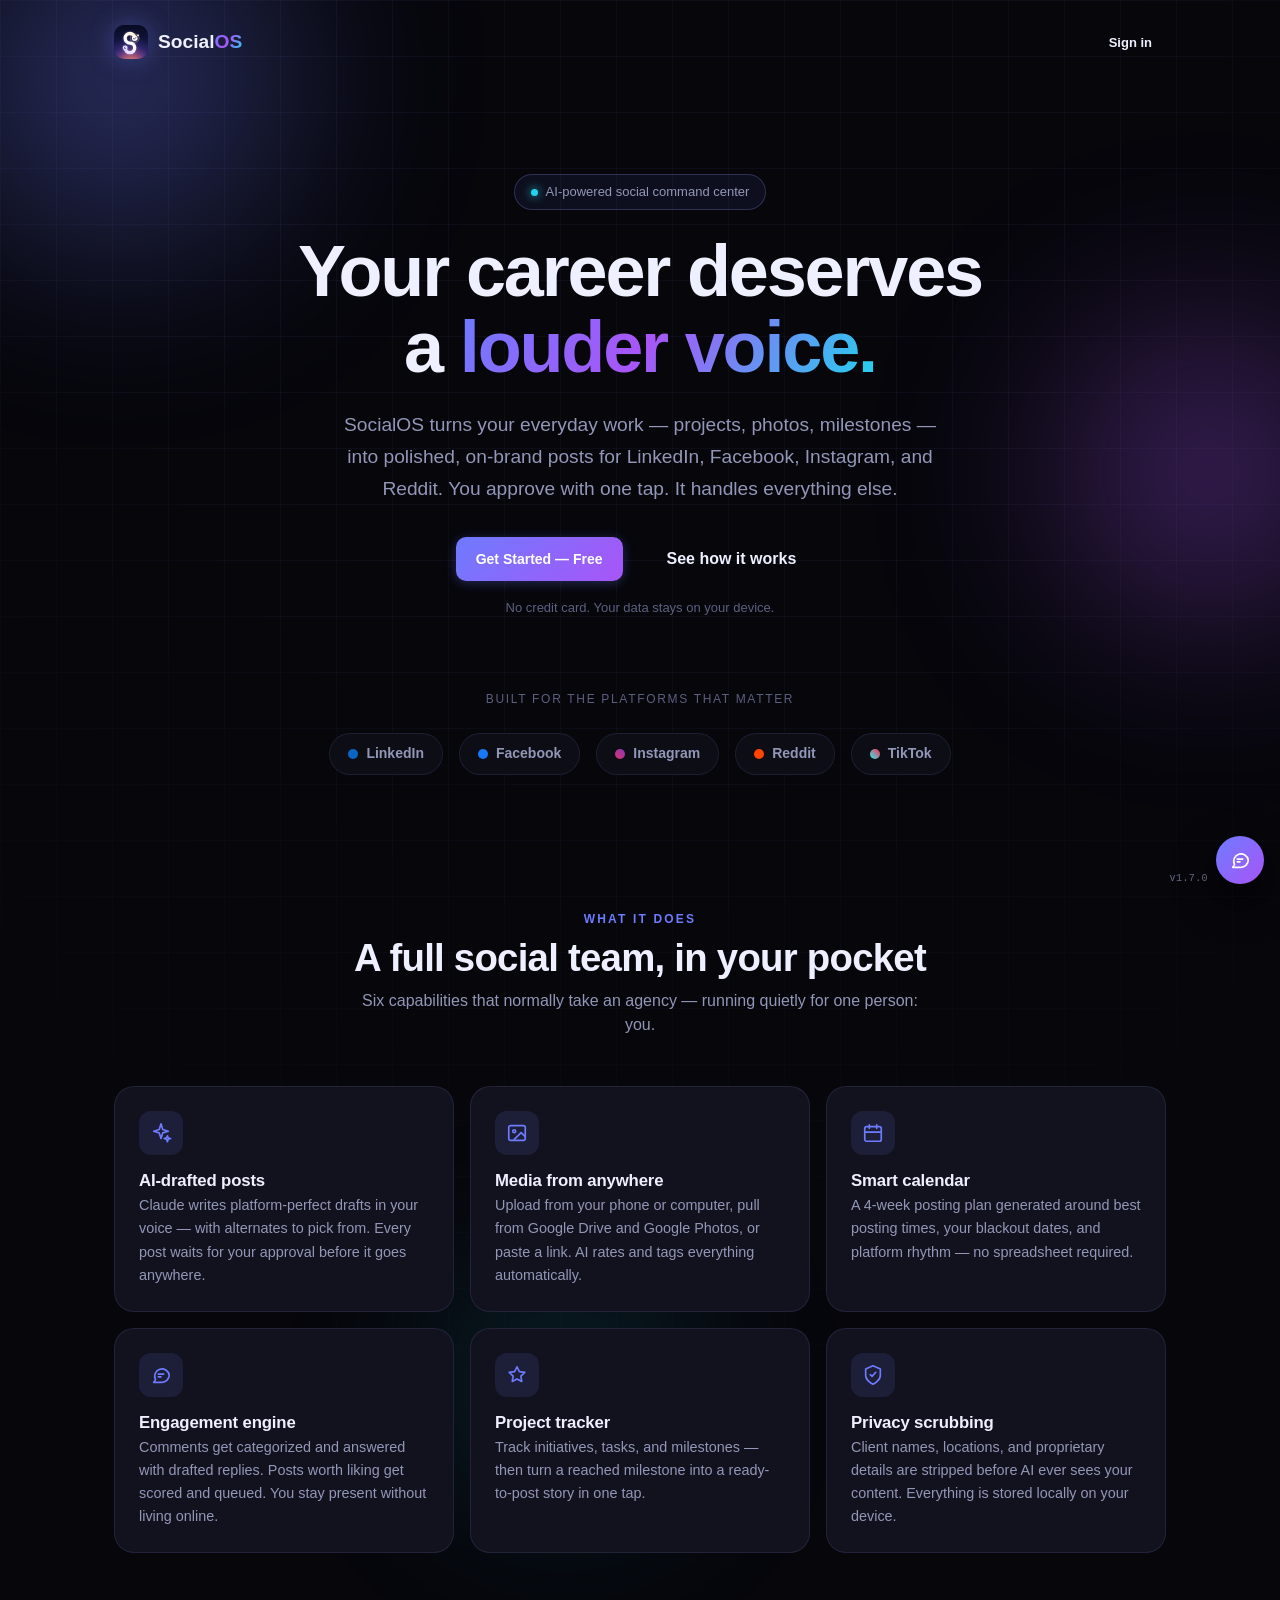
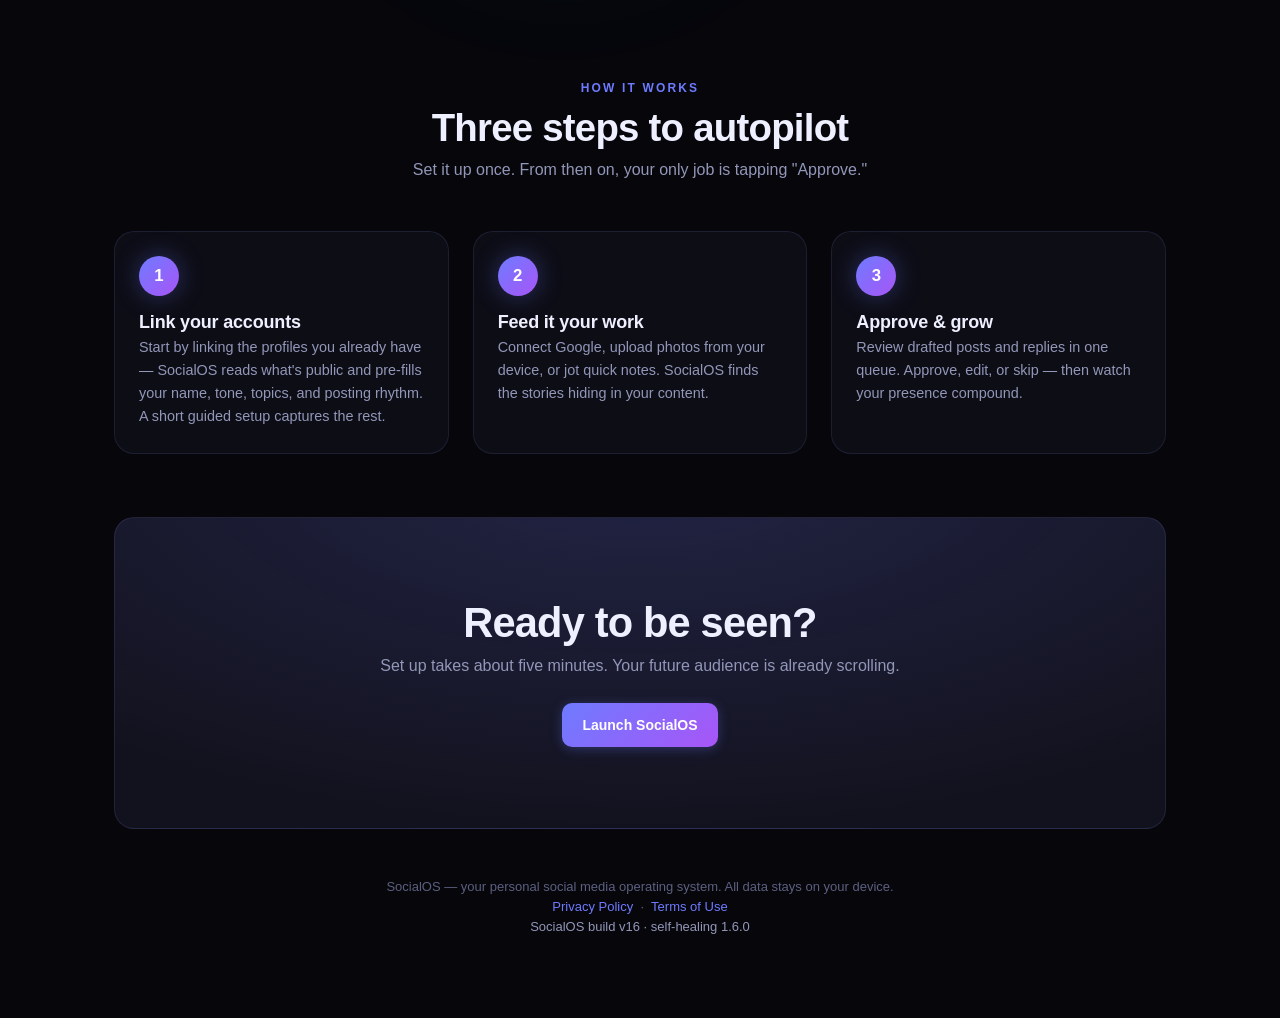
<file: index.html>
<!DOCTYPE html>
<html lang="en">
<head>
  <meta charset="UTF-8">
  <meta name="viewport" content="width=device-width, initial-scale=1.0, viewport-fit=cover">
  <meta name="theme-color" content="#06060B">
  <meta name="description" content="SocialOS — AI-powered personal social media manager">
  <meta name="apple-mobile-web-app-capable" content="yes">
  <meta name="apple-mobile-web-app-title" content="SocialOS">
  <meta name="apple-mobile-web-app-status-bar-style" content="black-translucent">

  <!-- Social share (link previews — Slack / iMessage / X / Facebook). Absolute
       URLs so crawlers resolve the image from the canonical origin. -->
  <meta property="og:type" content="website">
  <meta property="og:site_name" content="SocialOS">
  <meta property="og:title" content="SocialOS">
  <meta property="og:description" content="AI-powered personal social media manager">
  <meta property="og:url" content="https://socialos.fyi/">
  <meta property="og:image" content="https://socialos.fyi/icons/og-image.png?v=3">
  <meta property="og:image:width" content="1200">
  <meta property="og:image:height" content="630">
  <meta name="twitter:card" content="summary_large_image">
  <meta name="twitter:title" content="SocialOS">
  <meta name="twitter:description" content="AI-powered personal social media manager">
  <meta name="twitter:image" content="https://socialos.fyi/icons/og-image.png?v=3">

  <!-- CSP: no third-party scripts (Section 9 security rule) -->
  <!-- style-src needs 'unsafe-inline': UI templates set platform colors and
       progress widths via style attributes. Scripts stay locked to 'self'.
       No api.anthropic.com — all Claude calls MUST go through the Supabase
       Edge Function proxy (*.supabase.co), never directly.
       No www.linkedin.com/api.linkedin.com/www.reddit.com/oauth.reddit.com/
       www.tiktok.com/open.tiktokapis.com either (Phase 5, js/linkedin.js +
       js/reddit.js + js/tiktok.js) — deliberately absent.
       None of those endpoints set CORS headers for browser callers anyway
       (see docs/ROADMAP.md §2), so every LinkedIn/Reddit/TikTok call is
       relayed through one shared Supabase Edge Function (*.supabase.co,
       already allowed below); this CSP is what makes it impossible for a
       bug to accidentally call any of those platforms directly instead.
       The OAuth *authorize* redirect is a top-level navigation
       (window.location.href), not a fetch, so it isn't governed by
       connect-src at all — same for Google's accounts.google.com page.
       No oauth2.googleapis.com either: Google token exchange/refresh/revoke
       all happen server-side in the google-oauth Edge Function
       (*.supabase.co), so the client secret never exists in the browser and
       this CSP makes a direct token call impossible by construction. -->
  <meta http-equiv="Content-Security-Policy"
        content="default-src 'self';
                 script-src 'self';
                 style-src 'self' 'unsafe-inline' https://fonts.googleapis.com;
                 font-src https://fonts.gstatic.com;
                 connect-src 'self' https://*.supabase.co https://www.googleapis.com https://photospicker.googleapis.com https://*.googleusercontent.com;
                 img-src 'self' data: blob: https:;">

  <title>SocialOS</title>

  <!-- PWA. The apple-touch-icon comes FIRST and exactly once, sized: iOS
       Safari reads it when the user taps "Add to Home Screen". An iPhone was
       showing the generic Safari tile for SocialOS before v3 even though this
       link served 200 image/png — the cause is NOT confirmed (an iOS-side
       cache of an earlier failure, private browsing and a transient fetch
       failure all fit); this head order, the cache-bust and the root
       fallbacks /apple-touch-icon-precomposed.png + /apple-touch-icon.png
       (the paths iOS probes when no link is declared — written by
       icons/_src/build-icons.py) are hardening, and the acceptance test is
       re-adding the app on the phone. Hrefs stay RELATIVE: the public mirror
       serves the app under /socialos-app/, where a root-relative href would
       404 (the root fallbacks only serve the socialos.fyi origin).
       ?v=3 busts the per-URL icon caches (iOS Safari keeps a stale
       apple-touch-icon even across remove/re-add of the home-screen app) —
       bump it (and sw.js SHELL_ASSETS + CACHE_NAME) whenever the art changes. -->
  <link rel="apple-touch-icon" sizes="180x180" href="icons/apple-touch-icon.png?v=3">
  <link rel="icon" type="image/png" sizes="32x32" href="icons/favicon-32.png?v=3">
  <link rel="icon" type="image/png" sizes="48x48" href="icons/favicon-48.png?v=3">
  <link rel="icon" type="image/png" sizes="192x192" href="icons/icon-192.png?v=3">
  <link rel="manifest" href="manifest.json">

  <!-- Fonts (Section 6 typography) -->
  <link rel="preconnect" href="https://fonts.googleapis.com">
  <link rel="preconnect" href="https://fonts.gstatic.com" crossorigin>
  <link rel="stylesheet" href="https://fonts.googleapis.com/css2?family=Space+Grotesk:wght@400;500;600;700&family=Inter:wght@400;500;600;700&family=JetBrains+Mono:wght@400;500;600&family=IBM+Plex+Mono:wght@400;500;600&family=IBM+Plex+Sans:wght@400;500;600&family=IBM+Plex+Sans+Condensed:wght@600;700&display=swap">

  <!-- Styles -->
  <link rel="stylesheet" href="css/app.css">
</head>
<body>

  <div id="app">

    <!-- ═══ Landing Screen (signed-out / pre-onboarding) ═══ -->
    <div id="screen-landing" class="screen screen-full active">
      <div id="landing-content"></div>
    </div>

    <!-- ═══ Onboarding Screen ═══ -->
    <div id="screen-onboarding" class="screen">
      <div id="onboarding-content"></div>
    </div>

    <!-- ═══ Dashboard Screen ═══ -->
    <div id="screen-dashboard" class="screen">
      <div id="dashboard-content"></div>
    </div>

    <!-- ═══ Compose Screen (Quick Post) ═══ -->
    <div id="screen-compose" class="screen">
      <div id="compose-content"></div>
    </div>

    <!-- ═══ Approvals Screen ═══ -->
    <div id="screen-approvals" class="screen">
      <!-- Inbox = Approvals + the agent Queue behind one tab. Static per
           screen (each copy marks its own half current), navigates via go-*. -->
      <div class="inbox-switch" role="group" aria-label="Inbox">
        <button class="inbox-switch-btn is-active" aria-current="true" data-action="go-approvals">Your posts <span class="inbox-switch-count" data-inbox-count="posts" hidden></span></button>
        <button class="inbox-switch-btn" data-action="go-queue">SAFO <span class="inbox-switch-count" data-inbox-count="agents" hidden></span></button>
      </div>
      <div id="approvals-content"></div>
    </div>

    <!-- ═══ SAFO — Social Agent for the Front Office (the queue screen: agent drafts awaiting review) ═══ -->
    <div id="screen-queue" class="screen">
      <!-- Inbox = Approvals + the agent Queue behind one tab. Static per
           screen (each copy marks its own half current), navigates via go-*. -->
      <div class="inbox-switch" role="group" aria-label="Inbox">
        <button class="inbox-switch-btn" data-action="go-approvals">Your posts <span class="inbox-switch-count" data-inbox-count="posts" hidden></span></button>
        <button class="inbox-switch-btn is-active" aria-current="true" data-action="go-queue">SAFO <span class="inbox-switch-count" data-inbox-count="agents" hidden></span></button>
      </div>
      <div id="queue-content"></div>
    </div>

    <!-- ═══ My Learning Screen (the learning sprint, read from the learning repo; ticks commit there) ═══ -->
    <div id="screen-learning" class="screen">
      <div class="screen-back-row"><button class="screen-back" data-action="go-dashboard" aria-label="Back to Home"><svg viewBox="0 0 24 24" fill="none" stroke="currentColor" stroke-width="2" stroke-linecap="round" stroke-linejoin="round" aria-hidden="true"><path d="m15 18-6-6 6-6"/></svg>Home</button></div>
      <div id="learning-content"></div>
    </div>

    <!-- ═══ Work Orders Screen (Scot's cross-project task list, read from alys) ═══ -->
    <div id="screen-workorders" class="screen">
      <div class="screen-back-row"><button class="screen-back" data-action="go-dashboard" aria-label="Back to Home"><svg viewBox="0 0 24 24" fill="none" stroke="currentColor" stroke-width="2" stroke-linecap="round" stroke-linejoin="round" aria-hidden="true"><path d="m15 18-6-6 6-6"/></svg>Home</button></div>
      <div id="workorders-content"></div>
    </div>

    <!-- ═══ Calendar Screen ═══ -->
    <div id="screen-calendar" class="screen">
      <div class="screen-back-row"><button class="screen-back" data-action="go-dashboard" aria-label="Back to Home"><svg viewBox="0 0 24 24" fill="none" stroke="currentColor" stroke-width="2" stroke-linecap="round" stroke-linejoin="round" aria-hidden="true"><path d="m15 18-6-6 6-6"/></svg>Home</button></div>
      <div id="calendar-content"></div>
    </div>

    <!-- ═══ Content Library Screen ═══ -->
    <div id="screen-library" class="screen">
      <div class="screen-back-row"><button class="screen-back" data-action="go-dashboard" aria-label="Back to Home"><svg viewBox="0 0 24 24" fill="none" stroke="currentColor" stroke-width="2" stroke-linecap="round" stroke-linejoin="round" aria-hidden="true"><path d="m15 18-6-6 6-6"/></svg>Home</button></div>
      <div id="library-content"></div>
    </div>

    <!-- ═══ Projects Screen (Program Manager) ═══ -->
    <div id="screen-projects" class="screen">
      <div class="screen-back-row"><button class="screen-back" data-action="go-dashboard" aria-label="Back to Home"><svg viewBox="0 0 24 24" fill="none" stroke="currentColor" stroke-width="2" stroke-linecap="round" stroke-linejoin="round" aria-hidden="true"><path d="m15 18-6-6 6-6"/></svg>Home</button></div>
      <div id="projects-content"></div>
    </div>

    <!-- ═══ Settings Screen ═══ -->
    <div id="screen-settings" class="screen">
      <div class="screen-back-row"><button class="screen-back" data-action="go-dashboard" aria-label="Back to Home"><svg viewBox="0 0 24 24" fill="none" stroke="currentColor" stroke-width="2" stroke-linecap="round" stroke-linejoin="round" aria-hidden="true"><path d="m15 18-6-6 6-6"/></svg>Home</button></div>
      <div id="settings-content"></div>
    </div>

    <!-- ═══ Main Navigation — bottom bar on mobile, sidebar on desktop ═══ -->
    <nav id="main-nav" style="display:none" aria-label="Main">
      <div class="nav-brand" aria-hidden="true">
        <img class="nav-brand-mark" src="icons/logo.svg" alt="" width="34" height="34">
        <span class="nav-brand-name">Social<em>OS</em></span>
      </div>

      <!-- Three tabs, never more. Every other screen hangs off one of them:
           data-also lists the screens that light the tab up (ui.js showScreen),
           and they are reached from Home's tiles / the Inbox switch. A new
           screen gets a Home tile, not a fourth tab. -->
      <div class="nav-tabs">
        <button class="nav-tab" data-screen="screen-dashboard" data-also="screen-calendar screen-library screen-projects screen-workorders screen-learning screen-settings">
          <span class="nav-tab-icon">
            <svg viewBox="0 0 24 24" fill="none" stroke="currentColor" stroke-width="1.8" stroke-linecap="round" stroke-linejoin="round"><path d="M3 10.5 12 3l9 7.5"/><path d="M5 9.5V21h14V9.5"/><path d="M9.5 21v-6h5v6"/></svg>
          </span>
          <span class="nav-tab-label">Home</span>
        </button>
        <button class="nav-tab nav-tab-create" data-screen="screen-compose">
          <span class="nav-tab-icon">
            <svg viewBox="0 0 24 24" fill="none" stroke="currentColor" stroke-width="2" stroke-linecap="round" stroke-linejoin="round"><path d="M12 5v14M5 12h14"/></svg>
          </span>
          <span class="nav-tab-label">Create</span>
        </button>
        <button class="nav-tab" data-screen="screen-approvals" data-also="screen-queue">
          <span class="nav-tab-icon">
            <svg viewBox="0 0 24 24" fill="none" stroke="currentColor" stroke-width="1.8" stroke-linecap="round" stroke-linejoin="round"><path d="M22 12h-6l-2 3h-4l-2-3H2"/><path d="M5.5 5.1 2 12v6a2 2 0 0 0 2 2h16a2 2 0 0 0 2-2v-6l-3.5-6.9A2 2 0 0 0 16.7 4H7.3a2 2 0 0 0-1.8 1.1z"/></svg>
          </span>
          <span class="nav-tab-label">Inbox</span>
          <span class="nav-badge" id="approval-badge">0</span>
        </button>
      </div>
    </nav>

  </div>

  <!-- ═══ Overlays ═══ -->

  <!-- Hidden file input: "Upload from device" media source -->
  <input type="file" id="local-file-input" accept="image/*,video/*" multiple hidden>

  <!-- Toast container -->
  <div id="toast-container"></div>

  <!-- Loading overlay -->
  <div id="loading-overlay">
    <div class="loading-spinner"></div>
    <div class="loading-message">Loading...</div>
  </div>

  <!-- Bottom sheet (confirmations) -->
  <div id="bottom-sheet">
    <div id="bottom-sheet-content"></div>
  </div>

  <!-- Feedback: persistent entry point (self-healing feedback loop) -->
  <button id="feedback-fab" class="feedback-fab" data-action="open-feedback" aria-label="Send feedback">
    <svg viewBox="0 0 24 24" fill="none" stroke="currentColor" stroke-width="1.8" stroke-linecap="round" stroke-linejoin="round"><path d="M21 12a8 8 0 0 1-8 8H4l2-3a8 8 0 1 1 15-5z"/><path d="M9 11h6M9 14h3"/></svg>
  </button>

  <!-- App version — small, muted. js/version.js fills it (window.SOCIALOS_VERSION
       lives there: an inline script here was blocked by the CSP above). -->
  <a id="version-badge" class="version-badge" href="https://semver.org" target="_blank" rel="noopener noreferrer" aria-label="App version"></a>

  <!-- ═══ Scripts (order matters — no modules, no bundler) ═══ -->
  <!-- self-healing.js has no dependencies and installs window.onerror /
       unhandledrejection from SocialOS.init(); it must load first so early
       errors during boot are still catchable. -->
  <script src="js/self-healing.js"></script>
  <script src="js/version.js"></script>
  <script src="js/utils.js"></script>
  <script src="js/db.js"></script>
  <script src="js/media.js"></script>
  <script src="js/auth.js"></script>
  <script src="js/sync.js"></script>
  <script src="js/ai.js"></script>
  <script src="js/google.js"></script>
  <script src="js/linkedin.js"></script>
  <script src="js/reddit.js"></script>
  <script src="js/tiktok.js"></script>
  <script src="js/linker.js"></script>
  <script src="js/growth.js"></script>
  <script src="js/pm.js"></script>
  <script src="js/engagement.js"></script>
  <script src="js/composer.js"></script>
  <script src="js/queue.js"></script>
  <script src="js/workorders.js"></script>
  <script src="js/learning.js"></script>
  <script src="js/push.js"></script>
  <script src="js/ui.js"></script>
  <script src="js/app.js"></script>

</body>
</html>
</file>
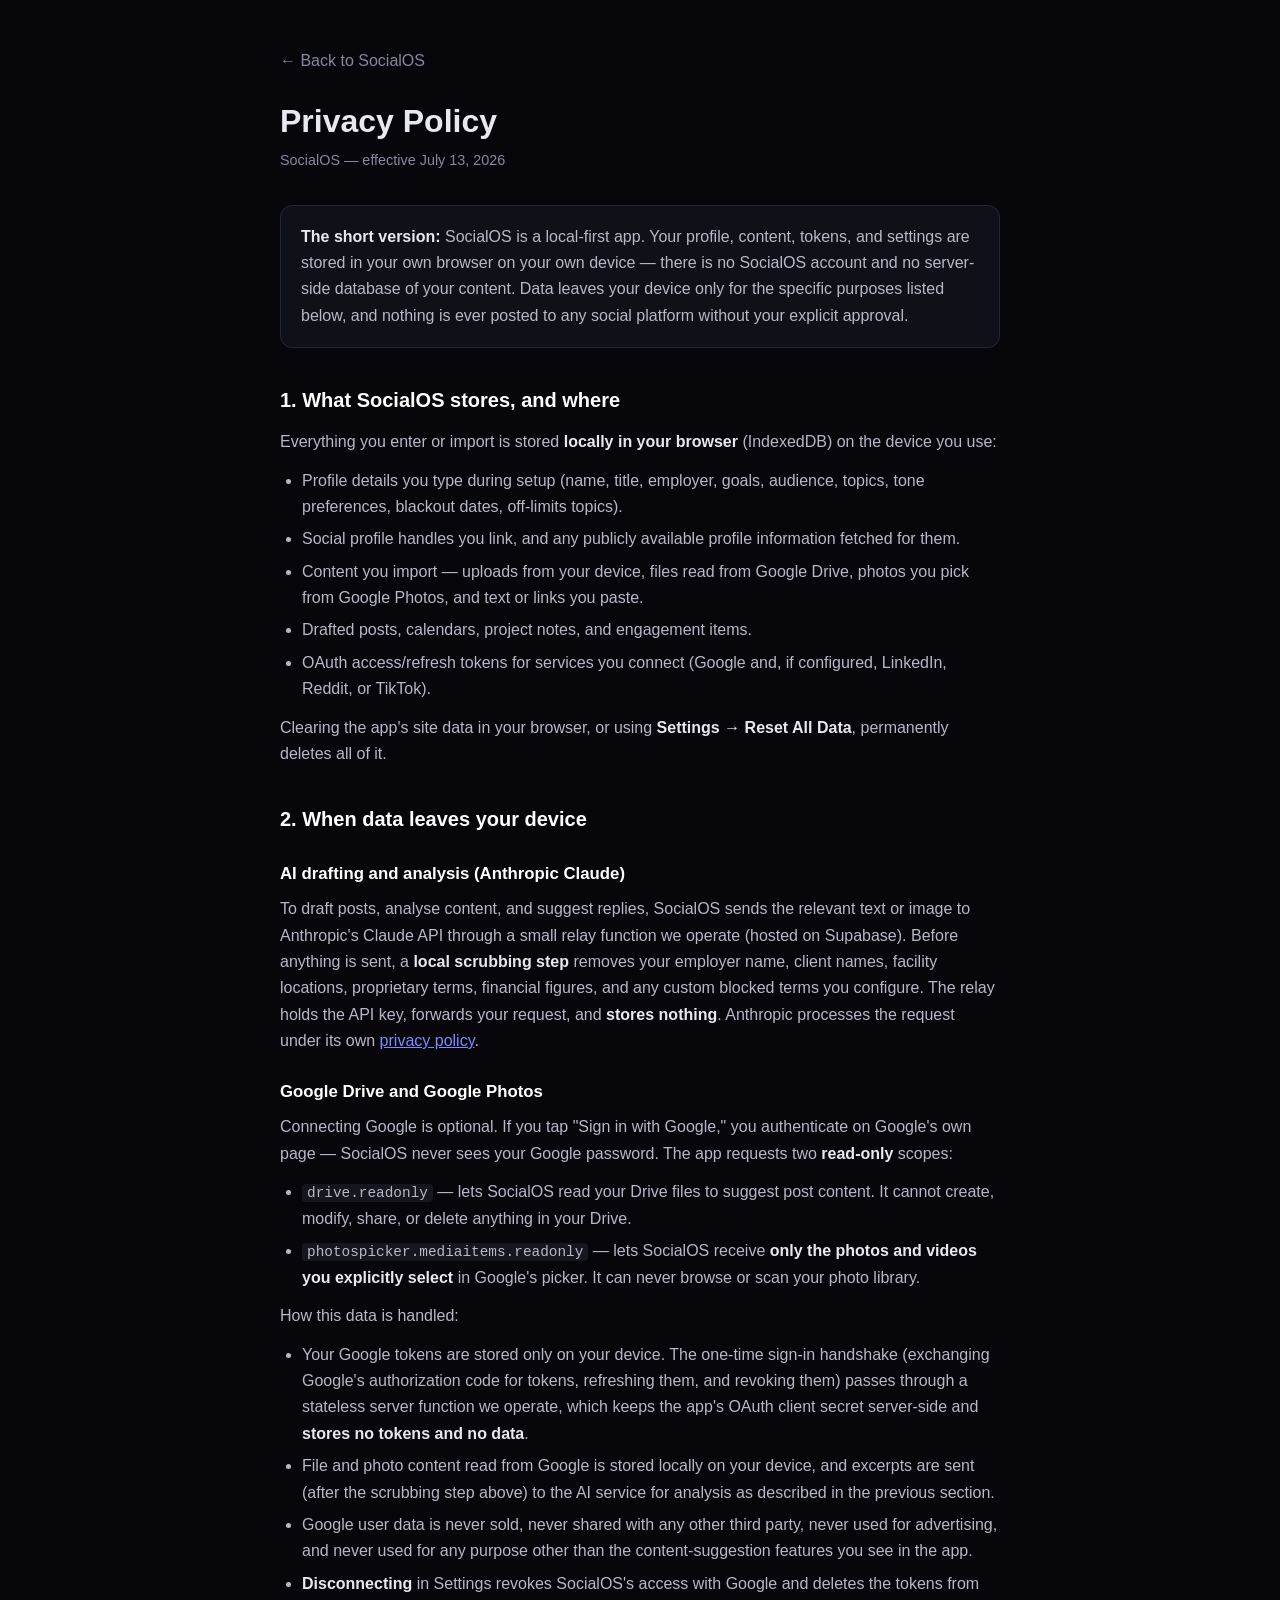
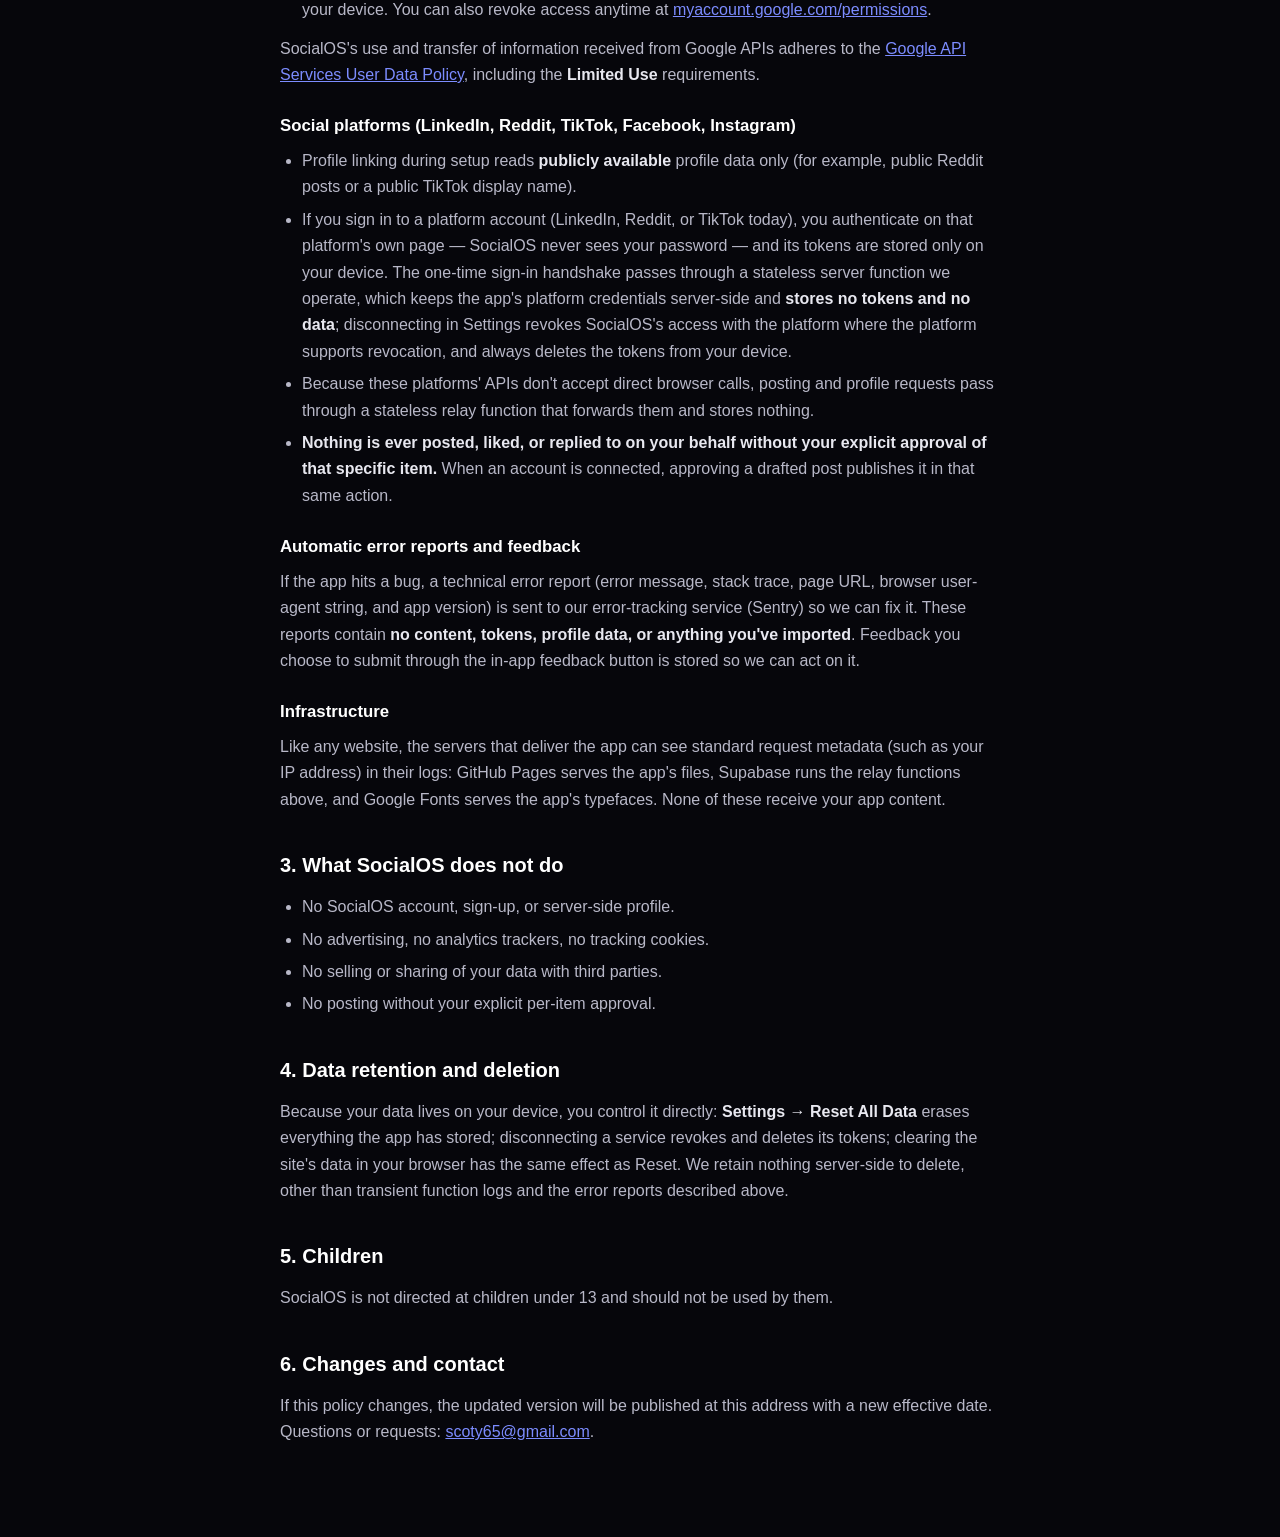
<file: privacy.html>
<!DOCTYPE html>
<html lang="en">
<head>
  <meta charset="UTF-8">
  <meta name="viewport" content="width=device-width, initial-scale=1.0">
  <meta name="theme-color" content="#06060B">
  <meta name="description" content="SocialOS Privacy Policy — how the app handles your data">
  <meta http-equiv="Content-Security-Policy"
        content="default-src 'self'; script-src 'none'; style-src 'unsafe-inline'; img-src 'self'">
  <title>Privacy Policy — SocialOS</title>
  <link rel="apple-touch-icon" sizes="180x180" href="icons/apple-touch-icon.png?v=3">
  <link rel="icon" type="image/png" sizes="32x32" href="icons/favicon-32.png?v=3">
  <link rel="icon" type="image/png" sizes="48x48" href="icons/favicon-48.png?v=3">
  <style>
    :root { color-scheme: dark; }
    * { margin: 0; padding: 0; box-sizing: border-box; }
    body {
      background: #06060B; color: #E8E8F0;
      font: 16px/1.65 -apple-system, BlinkMacSystemFont, "Segoe UI", Roboto, Helvetica, Arial, sans-serif;
      -webkit-font-smoothing: antialiased;
    }
    main { max-width: 760px; margin: 0 auto; padding: 48px 20px 80px; }
    h1 { font-size: 2rem; line-height: 1.2; margin-bottom: 8px; }
    h2 { font-size: 1.25rem; margin: 36px 0 12px; color: #FFFFFF; }
    h3 { font-size: 1.05rem; margin: 24px 0 8px; color: #FFFFFF; }
    p, li { color: #B8B8C8; margin-bottom: 12px; }
    ul { padding-left: 22px; margin-bottom: 12px; }
    li { margin-bottom: 6px; }
    a { color: #7C8CFF; }
    strong { color: #E8E8F0; }
    .meta { color: #8888A0; font-size: 0.9rem; margin-bottom: 32px; }
    .summary {
      background: #101018; border: 1px solid #26263A; border-radius: 12px;
      padding: 18px 20px; margin: 24px 0;
    }
    .summary p:last-child { margin-bottom: 0; }
    .back { display: inline-block; margin-bottom: 28px; color: #8888A0; text-decoration: none; }
    .back:hover { color: #E8E8F0; }
    code { background: #16161f; border-radius: 4px; padding: 1px 5px; font-size: 0.9em; }
  </style>
</head>
<body>
  <main>
    <a class="back" href="index.html">&larr; Back to SocialOS</a>
    <h1>Privacy Policy</h1>
    <p class="meta">SocialOS &mdash; effective July 13, 2026</p>

    <div class="summary">
      <p><strong>The short version:</strong> SocialOS is a local-first app. Your profile,
      content, tokens, and settings are stored in your own browser on your own device
      &mdash; there is no SocialOS account and no server-side database of your content.
      Data leaves your device only for the specific purposes listed below, and nothing
      is ever posted to any social platform without your explicit approval.</p>
    </div>

    <h2>1. What SocialOS stores, and where</h2>
    <p>Everything you enter or import is stored <strong>locally in your browser</strong>
    (IndexedDB) on the device you use:</p>
    <ul>
      <li>Profile details you type during setup (name, title, employer, goals, audience,
        topics, tone preferences, blackout dates, off-limits topics).</li>
      <li>Social profile handles you link, and any publicly available profile information
        fetched for them.</li>
      <li>Content you import &mdash; uploads from your device, files read from Google
        Drive, photos you pick from Google Photos, and text or links you paste.</li>
      <li>Drafted posts, calendars, project notes, and engagement items.</li>
      <li>OAuth access/refresh tokens for services you connect (Google and, if
        configured, LinkedIn, Reddit, or TikTok).</li>
    </ul>
    <p>Clearing the app's site data in your browser, or using
    <strong>Settings &rarr; Reset All Data</strong>, permanently deletes all of it.</p>

    <h2>2. When data leaves your device</h2>

    <h3>AI drafting and analysis (Anthropic Claude)</h3>
    <p>To draft posts, analyse content, and suggest replies, SocialOS sends the relevant
    text or image to Anthropic's Claude API through a small relay function we operate
    (hosted on Supabase). Before anything is sent, a <strong>local scrubbing step</strong>
    removes your employer name, client names, facility locations, proprietary terms,
    financial figures, and any custom blocked terms you configure. The relay holds the
    API key, forwards your request, and <strong>stores nothing</strong>. Anthropic
    processes the request under its own
    <a href="https://www.anthropic.com/legal/privacy" rel="noopener">privacy policy</a>.</p>

    <h3>Google Drive and Google Photos</h3>
    <p>Connecting Google is optional. If you tap "Sign in with Google," you authenticate
    on Google's own page &mdash; SocialOS never sees your Google password. The app requests
    two <strong>read-only</strong> scopes:</p>
    <ul>
      <li><code>drive.readonly</code> &mdash; lets SocialOS read your Drive files to suggest
        post content. It cannot create, modify, share, or delete anything in your Drive.</li>
      <li><code>photospicker.mediaitems.readonly</code> &mdash; lets SocialOS receive
        <strong>only the photos and videos you explicitly select</strong> in Google's
        picker. It can never browse or scan your photo library.</li>
    </ul>
    <p>How this data is handled:</p>
    <ul>
      <li>Your Google tokens are stored only on your device. The one-time sign-in
        handshake (exchanging Google's authorization code for tokens, refreshing them,
        and revoking them) passes through a stateless server function we operate, which
        keeps the app's OAuth client secret server-side and <strong>stores no tokens and
        no data</strong>.</li>
      <li>File and photo content read from Google is stored locally on your device, and
        excerpts are sent (after the scrubbing step above) to the AI service for analysis
        as described in the previous section.</li>
      <li>Google user data is never sold, never shared with any other third party, never
        used for advertising, and never used for any purpose other than the
        content-suggestion features you see in the app.</li>
      <li><strong>Disconnecting</strong> in Settings revokes SocialOS's access with Google
        and deletes the tokens from your device. You can also revoke access anytime at
        <a href="https://myaccount.google.com/permissions" rel="noopener">myaccount.google.com/permissions</a>.</li>
    </ul>
    <p>SocialOS's use and transfer of information received from Google APIs adheres to the
    <a href="https://developers.google.com/terms/api-services-user-data-policy" rel="noopener">Google
    API Services User Data Policy</a>, including the <strong>Limited Use</strong> requirements.</p>

    <h3>Social platforms (LinkedIn, Reddit, TikTok, Facebook, Instagram)</h3>
    <ul>
      <li>Profile linking during setup reads <strong>publicly available</strong> profile
        data only (for example, public Reddit posts or a public TikTok display name).</li>
      <li>If you sign in to a platform account (LinkedIn, Reddit, or TikTok today), you
        authenticate on that platform's own page — SocialOS never sees your password —
        and its tokens are stored only on your device. The one-time sign-in handshake
        passes through a stateless server function we operate, which keeps the app's
        platform credentials server-side and <strong>stores no tokens and no data</strong>;
        disconnecting in Settings revokes SocialOS's access with the platform where the
        platform supports revocation, and always deletes the tokens from your device.</li>
      <li>Because these platforms' APIs don't accept direct browser calls, posting and
        profile requests pass through a stateless relay function that forwards them and
        stores nothing.</li>
      <li><strong>Nothing is ever posted, liked, or replied to on your behalf without your
        explicit approval of that specific item.</strong> When an account is connected,
        approving a drafted post publishes it in that same action.</li>
    </ul>

    <h3>Automatic error reports and feedback</h3>
    <p>If the app hits a bug, a technical error report (error message, stack trace, page
    URL, browser user-agent string, and app version) is sent to our error-tracking service
    (Sentry) so we can fix it. These reports contain <strong>no content, tokens, profile
    data, or anything you've imported</strong>. Feedback you choose to submit through the
    in-app feedback button is stored so we can act on it.</p>

    <h3>Infrastructure</h3>
    <p>Like any website, the servers that deliver the app can see standard request
    metadata (such as your IP address) in their logs: GitHub Pages serves the app's
    files, Supabase runs the relay functions above, and Google Fonts serves the app's
    typefaces. None of these receive your app content.</p>

    <h2>3. What SocialOS does not do</h2>
    <ul>
      <li>No SocialOS account, sign-up, or server-side profile.</li>
      <li>No advertising, no analytics trackers, no tracking cookies.</li>
      <li>No selling or sharing of your data with third parties.</li>
      <li>No posting without your explicit per-item approval.</li>
    </ul>

    <h2>4. Data retention and deletion</h2>
    <p>Because your data lives on your device, you control it directly:
    <strong>Settings &rarr; Reset All Data</strong> erases everything the app has stored;
    disconnecting a service revokes and deletes its tokens; clearing the site's data in
    your browser has the same effect as Reset. We retain nothing server-side to delete,
    other than transient function logs and the error reports described above.</p>

    <h2>5. Children</h2>
    <p>SocialOS is not directed at children under 13 and should not be used by them.</p>

    <h2>6. Changes and contact</h2>
    <p>If this policy changes, the updated version will be published at this address with
    a new effective date. Questions or requests:
    <a href="mailto:scoty65@gmail.com">scoty65@gmail.com</a>.</p>
  </main>
</body>
</html>
</file>
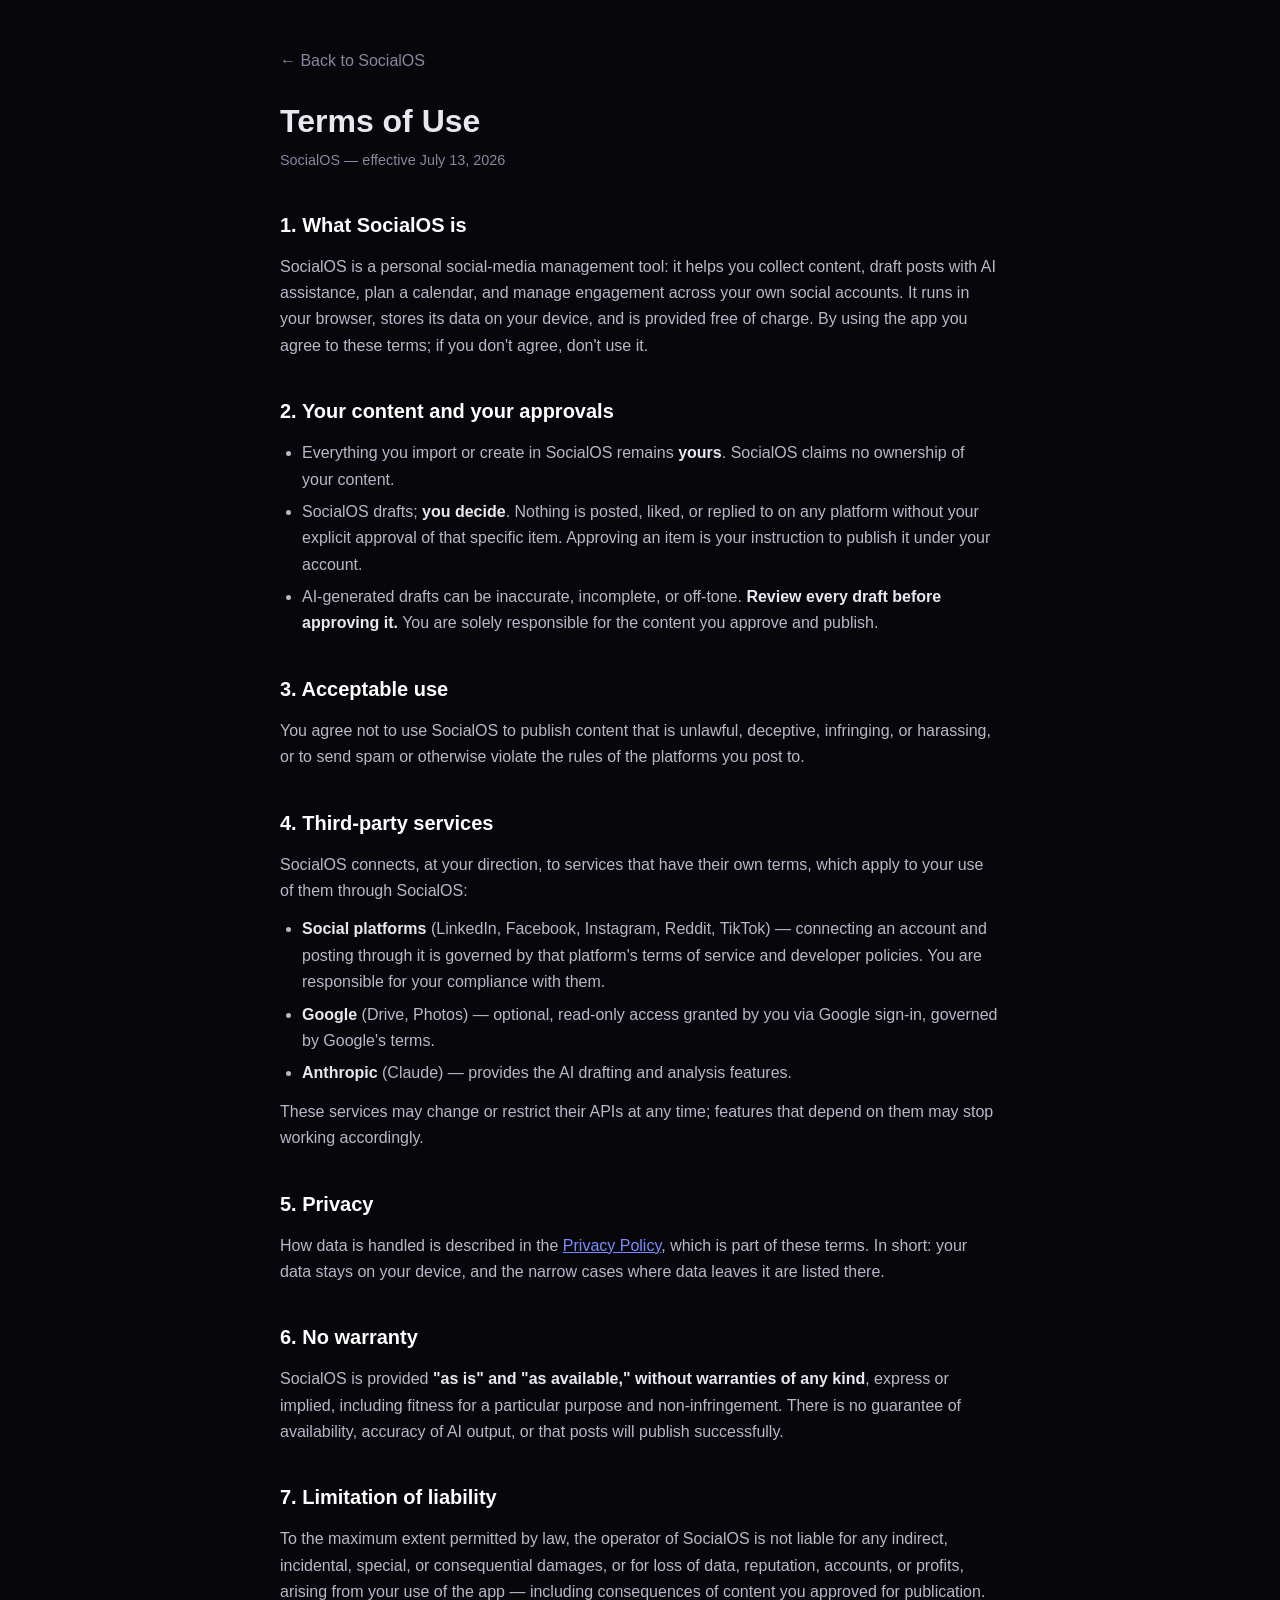
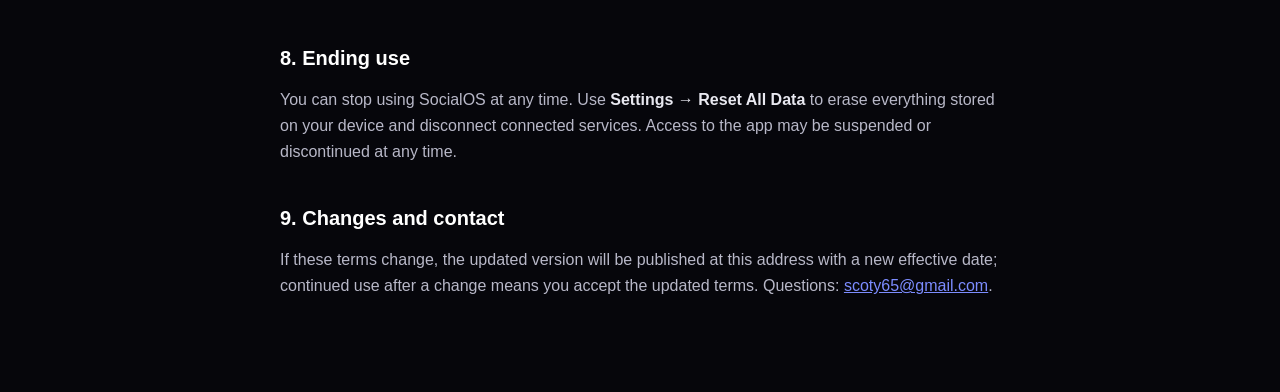
<file: terms.html>
<!DOCTYPE html>
<html lang="en">
<head>
  <meta charset="UTF-8">
  <meta name="viewport" content="width=device-width, initial-scale=1.0">
  <meta name="theme-color" content="#06060B">
  <meta name="description" content="SocialOS Terms of Use">
  <meta http-equiv="Content-Security-Policy"
        content="default-src 'self'; script-src 'none'; style-src 'unsafe-inline'; img-src 'self'">
  <title>Terms of Use — SocialOS</title>
  <link rel="apple-touch-icon" sizes="180x180" href="icons/apple-touch-icon.png?v=3">
  <link rel="icon" type="image/png" sizes="32x32" href="icons/favicon-32.png?v=3">
  <link rel="icon" type="image/png" sizes="48x48" href="icons/favicon-48.png?v=3">
  <style>
    :root { color-scheme: dark; }
    * { margin: 0; padding: 0; box-sizing: border-box; }
    body {
      background: #06060B; color: #E8E8F0;
      font: 16px/1.65 -apple-system, BlinkMacSystemFont, "Segoe UI", Roboto, Helvetica, Arial, sans-serif;
      -webkit-font-smoothing: antialiased;
    }
    main { max-width: 760px; margin: 0 auto; padding: 48px 20px 80px; }
    h1 { font-size: 2rem; line-height: 1.2; margin-bottom: 8px; }
    h2 { font-size: 1.25rem; margin: 36px 0 12px; color: #FFFFFF; }
    p, li { color: #B8B8C8; margin-bottom: 12px; }
    ul { padding-left: 22px; margin-bottom: 12px; }
    li { margin-bottom: 6px; }
    a { color: #7C8CFF; }
    strong { color: #E8E8F0; }
    .meta { color: #8888A0; font-size: 0.9rem; margin-bottom: 32px; }
    .back { display: inline-block; margin-bottom: 28px; color: #8888A0; text-decoration: none; }
    .back:hover { color: #E8E8F0; }
  </style>
</head>
<body>
  <main>
    <a class="back" href="index.html">&larr; Back to SocialOS</a>
    <h1>Terms of Use</h1>
    <p class="meta">SocialOS &mdash; effective July 13, 2026</p>

    <h2>1. What SocialOS is</h2>
    <p>SocialOS is a personal social-media management tool: it helps you collect content,
    draft posts with AI assistance, plan a calendar, and manage engagement across your own
    social accounts. It runs in your browser, stores its data on your device, and is
    provided free of charge. By using the app you agree to these terms; if you don't
    agree, don't use it.</p>

    <h2>2. Your content and your approvals</h2>
    <ul>
      <li>Everything you import or create in SocialOS remains <strong>yours</strong>.
        SocialOS claims no ownership of your content.</li>
      <li>SocialOS drafts; <strong>you decide</strong>. Nothing is posted, liked, or
        replied to on any platform without your explicit approval of that specific item.
        Approving an item is your instruction to publish it under your account.</li>
      <li>AI-generated drafts can be inaccurate, incomplete, or off-tone.
        <strong>Review every draft before approving it.</strong> You are solely
        responsible for the content you approve and publish.</li>
    </ul>

    <h2>3. Acceptable use</h2>
    <p>You agree not to use SocialOS to publish content that is unlawful, deceptive,
    infringing, or harassing, or to send spam or otherwise violate the rules of the
    platforms you post to.</p>

    <h2>4. Third-party services</h2>
    <p>SocialOS connects, at your direction, to services that have their own terms, which
    apply to your use of them through SocialOS:</p>
    <ul>
      <li><strong>Social platforms</strong> (LinkedIn, Facebook, Instagram, Reddit,
        TikTok) &mdash; connecting an account and posting through it is governed by that
        platform's terms of service and developer policies. You are responsible for your
        compliance with them.</li>
      <li><strong>Google</strong> (Drive, Photos) &mdash; optional, read-only access
        granted by you via Google sign-in, governed by Google's terms.</li>
      <li><strong>Anthropic</strong> (Claude) &mdash; provides the AI drafting and
        analysis features.</li>
    </ul>
    <p>These services may change or restrict their APIs at any time; features that depend
    on them may stop working accordingly.</p>

    <h2>5. Privacy</h2>
    <p>How data is handled is described in the
    <a href="privacy.html">Privacy Policy</a>, which is part of these terms. In short:
    your data stays on your device, and the narrow cases where data leaves it are listed
    there.</p>

    <h2>6. No warranty</h2>
    <p>SocialOS is provided <strong>"as is" and "as available," without warranties of any
    kind</strong>, express or implied, including fitness for a particular purpose and
    non-infringement. There is no guarantee of availability, accuracy of AI output, or
    that posts will publish successfully.</p>

    <h2>7. Limitation of liability</h2>
    <p>To the maximum extent permitted by law, the operator of SocialOS is not liable for
    any indirect, incidental, special, or consequential damages, or for loss of data,
    reputation, accounts, or profits, arising from your use of the app &mdash; including
    consequences of content you approved for publication.</p>

    <h2>8. Ending use</h2>
    <p>You can stop using SocialOS at any time. Use
    <strong>Settings &rarr; Reset All Data</strong> to erase everything stored on your
    device and disconnect connected services. Access to the app may be suspended or
    discontinued at any time.</p>

    <h2>9. Changes and contact</h2>
    <p>If these terms change, the updated version will be published at this address with a
    new effective date; continued use after a change means you accept the updated terms.
    Questions: <a href="mailto:scoty65@gmail.com">scoty65@gmail.com</a>.</p>
  </main>
</body>
</html>
</file>
<file: css/app.css>
/* ═══════════════════════════════════════════════════════════════════
   SocialOS — App Stylesheet (v2 redesign)
   "Aurora console" — deep-space dark, indigo→violet aurora accents,
   glass surfaces, one adaptive layout: bottom tab bar on mobile,
   fixed sidebar on desktop. No frameworks, no CDN dependencies.
   ═══════════════════════════════════════════════════════════════════ */

/* ── Design tokens ────────────────────────────────────────────────── */

:root {
  /* Backgrounds */
  --bg-primary:   #06060B;
  --bg-surface:   #0D0D16;
  --bg-card:      #12121E;
  --bg-elevated:  #1A1A2C;
  --bg-border:    rgba(148, 156, 255, 0.12);
  --bg-border-strong: rgba(148, 156, 255, 0.24);

  /* Accents */
  --accent:        #6E7BFF;
  --accent-hover:  #5865F2;
  --accent-2:      #A855F7;
  --accent-3:      #22D3EE;
  --grad-accent:   linear-gradient(135deg, #6E7BFF 0%, #A855F7 100%);
  /* Darker stops for small white labels on a gradient: --grad-accent is
     3.5–4:1 behind 13px text; this clears WCAG AA 4.5:1 end to end. */
  --grad-accent-aa: linear-gradient(135deg, #4F5BE8 0%, #8A3CD9 100%);
  --grad-aurora:   linear-gradient(120deg, #6E7BFF 0%, #A855F7 45%, #22D3EE 100%);
  --success:       #34D399;
  --warning:       #FBBF24;
  --danger:        #F87171;

  /* Text */
  --text-primary:   #EEF0FF;
  --text-secondary: #9297B8;
  --text-faint:     #5C6080;

  /* Platform colors */
  --linkedin:  #0A66C2;
  --facebook:  #1877F2;
  --instagram: linear-gradient(45deg, #E1306C, #833AB4);
  --reddit:    #FF4500;

  /* Typography */
  --font-display: 'Space Grotesk', sans-serif;
  --font-body:    'Inter', sans-serif;
  --font-mono:    'JetBrains Mono', monospace;

  /* Spacing */
  --space-xs: 4px;
  --space-sm: 8px;
  --space-md: 16px;
  --space-lg: 24px;
  --space-xl: 32px;
  --space-2xl: 48px;

  /* Radius */
  --radius-sm: 10px;
  --radius-md: 14px;
  --radius-lg: 20px;
  --radius-full: 9999px;

  /* Shadows / glows */
  --shadow-card: 0 2px 10px rgba(0, 0, 0, 0.35);
  --shadow-elevated: 0 16px 40px rgba(0, 0, 0, 0.55);
  --glow-accent: 0 0 24px rgba(110, 123, 255, 0.35);

  /* Layout */
  --nav-height: 64px;     /* the floating bar itself */
  --nav-gap: 10px;        /* air between the bar and the screen edge */
  --nav-clearance: calc(var(--nav-height) + var(--nav-gap));
  /* The feedback button docks beside the bar on phones instead of floating
     over content: the bar and the button are centred as one group. */
  --dock-fab: 48px;
  --dock-gap: 8px;
  --bar-w: min(420px, calc(100vw - 2 * var(--space-md) - var(--dock-fab) - var(--dock-gap)));
  --dock-left: calc(50% - (var(--bar-w) + var(--dock-gap) + var(--dock-fab)) / 2);
  --sidebar-width: 236px;
  --content-max: 1080px;

  /* Safe areas. --safe-top matters in the installed PWA: viewport-fit=cover
     + the black-translucent status bar draw the page under the iPhone status
     bar, so anything at the top edge needs this added to its padding or taps
     on it land on the status bar instead. */
  --safe-top: env(safe-area-inset-top, 0px);
  --safe-bottom: env(safe-area-inset-bottom, 0px);
}

/* ── Reset ────────────────────────────────────────────────────────── */

*, *::before, *::after {
  box-sizing: border-box;
  margin: 0;
  padding: 0;
}

html {
  font-size: 16px;
  -webkit-text-size-adjust: 100%;
  scroll-behavior: smooth;
}

body {
  font-family: var(--font-body);
  background: var(--bg-primary);
  color: var(--text-primary);
  line-height: 1.55;
  min-height: 100vh;
  min-height: 100dvh;
  overflow-x: hidden;
  -webkit-font-smoothing: antialiased;
}

h1, h2, h3, h4 {
  font-family: var(--font-display);
  font-weight: 600;
  line-height: 1.15;
  letter-spacing: -0.01em;
}

h1 { font-size: 1.875rem; }
h2 { font-size: 1.4rem; }
h3 { font-size: 1.125rem; }
h4 { font-size: 1rem; }

a { color: var(--accent); text-decoration: none; }

img { max-width: 100%; height: auto; }

::selection { background: rgba(110, 123, 255, 0.35); }

/* Slim, theme-matched scrollbars */
* { scrollbar-width: thin; scrollbar-color: var(--bg-elevated) transparent; }
*::-webkit-scrollbar { width: 8px; height: 8px; }
*::-webkit-scrollbar-thumb { background: var(--bg-elevated); border-radius: 4px; }
*::-webkit-scrollbar-track { background: transparent; }

/* ── App shell ────────────────────────────────────────────────────── */

#app {
  display: flex;
  flex-direction: column;
  min-height: 100vh;
  min-height: 100dvh;
}

.screen {
  display: none;
  flex: 1;
  padding: var(--space-lg) var(--space-md);
  padding-top: calc(var(--space-lg) + var(--safe-top));
  padding-bottom: calc(var(--nav-clearance) + var(--space-lg) + var(--safe-bottom));
  overflow-y: auto;
  -webkit-overflow-scrolling: touch;
}

.screen.active {
  display: block;
  animation: screen-in 0.28s ease both;
}

@keyframes screen-in {
  from { opacity: 0; transform: translateY(8px); }
  to   { opacity: 1; transform: none; }
}

/* Every screen holds exactly one content div — center it */
.screen > div {
  max-width: 640px;
  margin: 0 auto;
}

/* Full-bleed screens (landing) manage their own width */
.screen-full { padding: 0; }
.screen-full > div { max-width: none; }

/* ═══════════════════════════════════════════════════════════════════
   NAVIGATION — floating glass bar (mobile) / fixed sidebar (desktop)
   Three tabs, never more: Home · Create · Inbox. Every other screen hangs
   off Home's tiles or the Inbox switch (index.html data-also), so there is
   no overflow to manage — the old "More" menu is gone with the other six.
   ═══════════════════════════════════════════════════════════════════ */

#main-nav {
  position: fixed;
  left: var(--dock-left);
  bottom: calc(var(--nav-gap) + var(--safe-bottom));
  width: var(--bar-w);
  z-index: 100;
  display: flex;
  flex-direction: column;
  padding: 6px;
  background: rgba(14, 14, 24, 0.92);
  -webkit-backdrop-filter: blur(20px) saturate(140%);
  backdrop-filter: blur(20px) saturate(140%);
  border: 1px solid var(--bg-border-strong);
  border-radius: 24px;
  box-shadow: 0 14px 36px rgba(0, 0, 0, 0.55), inset 0 1px 0 rgba(255, 255, 255, 0.04);
}

.nav-brand { display: none; }

.nav-tabs {
  display: flex;
  align-items: center;
  gap: 4px;
  width: 100%;
}

.nav-tab {
  flex: 1;
  min-width: 0;
  display: flex;
  flex-direction: column;
  align-items: center;
  justify-content: center;
  gap: 2px;
  min-height: calc(var(--nav-height) - 12px);
  padding: 6px 0;
  color: var(--text-secondary);
  font-family: var(--font-body);
  font-size: 0.6875rem;
  font-weight: 600;
  letter-spacing: 0.02em;
  border: none;
  border-radius: 18px;
  background: transparent;
  cursor: pointer;
  position: relative;
  transition: color 0.2s, background 0.2s;
  -webkit-tap-highlight-color: transparent;
}

.nav-tab-icon {
  display: inline-flex;
  width: 22px;
  height: 22px;
}

.nav-tab-icon svg { width: 100%; height: 100%; }

.nav-tab-label { white-space: nowrap; }

.nav-tab:focus-visible { outline: 2px solid var(--accent); outline-offset: 2px; }

.nav-tab.active {
  color: var(--text-primary);
  background: rgba(110, 123, 255, 0.14);
}

.nav-tab.active .nav-tab-icon {
  color: var(--accent);
  filter: drop-shadow(0 0 8px rgba(110, 123, 255, 0.6));
}

/* Create — the one action the app exists for — is a lit pill, not a tab */
.nav-tab-create {
  flex: 1.15;
  flex-direction: row;
  gap: 6px;
  min-height: 44px;
  margin: 0 4px;
  color: #fff;
  font-size: 0.8125rem;
  background: var(--grad-accent-aa);
  border-radius: var(--radius-full);
  box-shadow: 0 6px 18px rgba(110, 123, 255, 0.35);
}

.nav-tab-create .nav-tab-icon { width: 18px; height: 18px; }

.nav-tab-create:hover { box-shadow: 0 8px 24px rgba(110, 123, 255, 0.5); }

.nav-tab-create.active {
  color: #fff;
  background: var(--grad-accent-aa);
  box-shadow: 0 0 0 2px rgba(255, 255, 255, 0.18), 0 8px 24px rgba(110, 123, 255, 0.5);
}

.nav-tab-create.active .nav-tab-icon { color: #fff; filter: none; }

.nav-badge {
  position: absolute;
  top: 4px;
  right: calc(50% - 22px);
  background: var(--danger);
  color: #fff;
  font-size: 0.625rem;
  font-weight: 700;
  min-width: 17px;
  height: 17px;
  border-radius: var(--radius-full);
  display: none;
  align-items: center;
  justify-content: center;
  padding: 0 4px;
  box-shadow: 0 0 0 2px var(--bg-surface);
}

/* ── Desktop: sidebar ──────────────────────────────────────────────── */

@media (min-width: 1024px) {
  #main-nav {
    top: 0;
    bottom: 0;
    left: 0;
    width: var(--sidebar-width);
    padding: var(--space-lg) var(--space-md);
    gap: var(--space-xl);
    border: none;
    border-right: 1px solid var(--bg-border);
    border-radius: 0;
    box-shadow: none;
    background: rgba(10, 10, 18, 0.82);
    overflow-y: auto;
  }

  .nav-brand {
    display: flex;
    align-items: center;
    gap: 10px;
    padding: 4px 10px;
  }

  .nav-brand-mark {
    display: inline-flex;
    width: 34px;
    height: 34px;
    border-radius: 10px;
    object-fit: contain;
    box-shadow: var(--glow-accent);
  }

  .nav-brand-name {
    font-family: var(--font-display);
    font-weight: 700;
    font-size: 1.15rem;
    letter-spacing: -0.02em;
  }

  .nav-brand-name em {
    font-style: normal;
    background: var(--grad-aurora);
    -webkit-background-clip: text;
    background-clip: text;
    -webkit-text-fill-color: transparent;
    color: transparent;
  }

  .nav-tabs {
    flex-direction: column;
    align-items: stretch;
    gap: 4px;
  }

  .nav-tab {
    flex: none;
    flex-direction: row;
    justify-content: flex-start;
    gap: 12px;
    padding: 11px 12px;
    min-height: 0;
    border-radius: var(--radius-sm);
    font-size: 0.875rem;
    font-weight: 500;
  }

  .nav-tab:hover { color: var(--text-primary); background: rgba(148, 156, 255, 0.06); }

  .nav-tab.active { background: rgba(110, 123, 255, 0.12); }

  /* Active indicator: a bar on the sidebar's inner edge */
  .nav-tab::after {
    content: '';
    position: absolute;
    top: 50%;
    left: 0;
    width: 3px;
    height: 22px;
    border-radius: 2px;
    background: var(--grad-accent);
    transform: translateY(-50%) scaleY(0);
    transition: transform 0.25s ease;
  }

  .nav-tab.active::after { transform: translateY(-50%) scaleY(1); }

  .nav-tab-create {
    justify-content: center;
    margin: 0 0 var(--space-sm);
    padding: 12px;
    color: #fff;
    font-weight: 600;
    border-radius: var(--radius-full);
  }

  .nav-tab-create::after { display: none; }
  .nav-tab-create:hover { color: #fff; background: var(--grad-accent-aa); }

  .nav-badge {
    position: static;
    margin-left: auto;
    box-shadow: none;
  }

  /* Push screens right of the sidebar when it's visible */
  body.nav-visible .screen {
    margin-left: var(--sidebar-width);
    padding: var(--space-2xl) var(--space-xl);
  }

  body.nav-visible .screen > div { max-width: var(--content-max); }
}

/* ── In-screen wayfinding for screens without a tab of their own ───── */

/* "‹ Home" above Calendar / Library / Projects / Work orders / Settings */
.screen > .screen-back-row { margin: 0 auto var(--space-sm); }

.screen-back {
  display: inline-flex;
  align-items: center;
  gap: 2px;
  min-height: 44px;
  padding: 6px 12px 6px 6px;
  border: none;
  border-radius: var(--radius-full);
  background: transparent;
  color: var(--text-secondary);
  font-family: var(--font-body);
  font-size: 0.875rem;
  font-weight: 500;
  cursor: pointer;
  transition: color 0.2s, background 0.2s;
}

.screen-back svg { width: 18px; height: 18px; }
.screen-back:hover { color: var(--text-primary); background: rgba(148, 156, 255, 0.08); }

/* Inbox: Your posts ⇄ Agent drafts, one segmented switch on both screens */
.inbox-switch {
  display: flex;
  gap: 4px;
  padding: 4px;
  background: var(--bg-surface);
  border: 1px solid var(--bg-border);
  border-radius: var(--radius-full);
}

/* body.nav-visible prefix: the desktop sidebar rule widens every
   `.screen > div` to --content-max at higher specificity (0,2,2). */
.screen > .inbox-switch,
body.nav-visible .screen > .inbox-switch { max-width: 420px; margin: 0 auto var(--space-lg); }

.inbox-switch-btn {
  flex: 1;
  min-height: 44px;
  border: none;
  border-radius: var(--radius-full);
  background: transparent;
  color: var(--text-secondary);
  font-family: var(--font-display);
  font-size: 0.9rem;
  font-weight: 600;
  cursor: pointer;
  transition: color 0.2s, background 0.2s;
}

.inbox-switch-btn:hover { color: var(--text-primary); }

.inbox-switch-count {
  display: inline-grid;
  place-items: center;
  min-width: 20px;
  height: 20px;
  margin-left: 6px;
  padding: 0 6px;
  border-radius: var(--radius-full);
  background: rgba(146, 151, 184, 0.18);
  color: var(--text-primary);
  font-family: var(--font-body);
  font-size: 0.6875rem;
  font-weight: 700;
  vertical-align: 1px;
}

.inbox-switch-count[hidden] { display: none; }
/* A dark pill, not a white wash: white on 22% white over the gradient was 3.5:1 */
.inbox-switch-btn.is-active .inbox-switch-count { background: rgba(0, 0, 0, 0.32); color: #fff; }

.inbox-switch-btn.is-active {
  color: #fff;
  background: var(--grad-accent-aa);
  box-shadow: 0 4px 14px rgba(110, 123, 255, 0.3);
}

/* ═══════════════════════════════════════════════════════════════════
   LANDING PAGE
   ═══════════════════════════════════════════════════════════════════ */

.landing {
  position: relative;
  min-height: 100vh;
  min-height: 100dvh;
  overflow: hidden;
}

/* Aurora backdrop: drifting glow orbs + faint grid */
.landing-bg {
  position: absolute;
  inset: 0;
  pointer-events: none;
  background-image:
    linear-gradient(rgba(148, 156, 255, 0.05) 1px, transparent 1px),
    linear-gradient(90deg, rgba(148, 156, 255, 0.05) 1px, transparent 1px);
  background-size: 56px 56px;
  -webkit-mask-image: radial-gradient(ellipse 90% 60% at 50% 0%, #000 40%, transparent 100%);
  mask-image: radial-gradient(ellipse 90% 60% at 50% 0%, #000 40%, transparent 100%);
}

.landing-orb {
  position: absolute;
  border-radius: 50%;
  filter: blur(90px);
  opacity: 0.5;
  pointer-events: none;
  animation: orb-drift 16s ease-in-out infinite alternate;
}

.landing-orb-1 {
  width: 480px; height: 480px;
  top: -160px; left: -120px;
  background: radial-gradient(circle, #6E7BFF 0%, transparent 70%);
}

.landing-orb-2 {
  width: 420px; height: 420px;
  top: 10%; right: -140px;
  background: radial-gradient(circle, #A855F7 0%, transparent 70%);
  animation-delay: -6s;
}

.landing-orb-3 {
  width: 360px; height: 360px;
  top: 46%; left: 30%;
  background: radial-gradient(circle, #22D3EE 0%, transparent 70%);
  opacity: 0.22;
  animation-delay: -11s;
}

@keyframes orb-drift {
  from { transform: translate(0, 0) scale(1); }
  to   { transform: translate(48px, 36px) scale(1.12); }
}

.landing-inner {
  position: relative;
  max-width: 1100px;
  margin: 0 auto;
  padding: 0 var(--space-lg) var(--space-2xl);
}

/* Top bar */
.landing-topbar {
  display: flex;
  align-items: center;
  justify-content: space-between;
  padding: var(--space-lg) 0;
  /* The landing lives in a .screen-full (zero screen padding), so it must
     clear the status bar itself or the Sign in button is untappable in the
     installed PWA. */
  padding-top: calc(var(--space-lg) + var(--safe-top));
}

.landing-logo {
  display: flex;
  align-items: center;
  gap: 10px;
  font-family: var(--font-display);
  font-weight: 700;
  font-size: 1.2rem;
}

.landing-logo .nav-brand-mark {
  display: inline-flex;
  width: 34px;
  height: 34px;
  border-radius: 10px;
  object-fit: contain;
  box-shadow: var(--glow-accent);
}

.landing-logo em {
  font-style: normal;
  background: var(--grad-aurora);
  -webkit-background-clip: text;
  background-clip: text;
  -webkit-text-fill-color: transparent;
  color: transparent;
}

/* Hero */
.landing-hero {
  padding: clamp(48px, 10vh, 120px) 0 clamp(40px, 8vh, 96px);
  text-align: center;
}

.hero-badge {
  display: inline-flex;
  align-items: center;
  gap: 8px;
  padding: 7px 16px;
  border-radius: var(--radius-full);
  border: 1px solid var(--bg-border-strong);
  background: rgba(110, 123, 255, 0.08);
  font-size: 0.8125rem;
  font-weight: 500;
  color: var(--text-secondary);
  margin-bottom: var(--space-lg);
}

.hero-badge-dot {
  width: 7px; height: 7px;
  border-radius: 50%;
  background: var(--accent-3);
  box-shadow: 0 0 10px var(--accent-3);
  animation: pulse-dot 2.4s ease-in-out infinite;
}

@keyframes pulse-dot {
  0%, 100% { opacity: 1; }
  50% { opacity: 0.35; }
}

.hero-title {
  font-size: clamp(2.4rem, 7vw, 4.5rem);
  font-weight: 700;
  letter-spacing: -0.03em;
  line-height: 1.05;
  margin-bottom: var(--space-lg);
}

.hero-title .grad {
  background: var(--grad-aurora);
  -webkit-background-clip: text;
  background-clip: text;
  -webkit-text-fill-color: transparent;
  color: transparent;
}

.hero-sub {
  max-width: 620px;
  margin: 0 auto var(--space-xl);
  color: var(--text-secondary);
  font-size: clamp(1rem, 2.5vw, 1.2rem);
  line-height: 1.65;
}

.hero-ctas {
  display: flex;
  flex-wrap: wrap;
  align-items: center;
  justify-content: center;
  gap: var(--space-md);
}

.btn-hero {
  padding: 16px 36px;
  font-size: 1.05rem;
  border-radius: var(--radius-md);
  box-shadow: var(--glow-accent), 0 8px 24px rgba(110, 123, 255, 0.25);
}

.btn-ghost {
  background: transparent;
  color: var(--text-primary);
  border: 1px solid var(--bg-border-strong);
}
.btn-ghost:hover { border-color: var(--accent); background: rgba(110, 123, 255, 0.08); }

.hero-note {
  margin-top: var(--space-md);
  font-size: 0.8125rem;
  color: var(--text-faint);
}

/* Platform strip */
.landing-platforms {
  display: flex;
  align-items: center;
  justify-content: center;
  gap: var(--space-md);
  flex-wrap: wrap;
  padding-bottom: clamp(40px, 8vh, 88px);
}

.landing-platforms .label {
  font-size: 0.75rem;
  text-transform: uppercase;
  letter-spacing: 0.14em;
  color: var(--text-faint);
  width: 100%;
  text-align: center;
  margin-bottom: var(--space-sm);
}

.platform-pill {
  display: inline-flex;
  align-items: center;
  gap: 8px;
  padding: 9px 18px;
  border-radius: var(--radius-full);
  border: 1px solid var(--bg-border);
  background: var(--bg-surface);
  font-size: 0.875rem;
  font-weight: 600;
  color: var(--text-secondary);
}

.platform-pill .platform-dot { margin: 0; }

/* Section scaffolding */
.landing-section { padding: clamp(40px, 7vh, 80px) 0; }

.landing-kicker {
  display: block;
  text-align: center;
  font-size: 0.75rem;
  font-weight: 700;
  text-transform: uppercase;
  letter-spacing: 0.18em;
  color: var(--accent);
  margin-bottom: var(--space-sm);
}

.landing-h2 {
  text-align: center;
  font-size: clamp(1.6rem, 4vw, 2.4rem);
  letter-spacing: -0.02em;
  margin-bottom: var(--space-sm);
}

.landing-section-sub {
  text-align: center;
  color: var(--text-secondary);
  max-width: 560px;
  margin: 0 auto var(--space-2xl);
}

/* Feature grid */
.feature-grid {
  display: grid;
  grid-template-columns: 1fr;
  gap: var(--space-md);
}

.feature-card {
  position: relative;
  background: var(--bg-card);
  border: 1px solid var(--bg-border);
  border-radius: var(--radius-lg);
  padding: var(--space-lg);
  overflow: hidden;
  transition: transform 0.25s ease, border-color 0.25s ease, box-shadow 0.25s ease;
}

.feature-card:hover {
  transform: translateY(-3px);
  border-color: var(--bg-border-strong);
  box-shadow: var(--shadow-elevated);
}

.feature-card::before {
  content: '';
  position: absolute;
  top: 0; left: 0; right: 0;
  height: 1px;
  background: linear-gradient(90deg, transparent, rgba(110, 123, 255, 0.5), transparent);
  opacity: 0;
  transition: opacity 0.25s;
}

.feature-card:hover::before { opacity: 1; }

.feature-icon {
  display: inline-flex;
  align-items: center;
  justify-content: center;
  width: 44px;
  height: 44px;
  border-radius: 12px;
  background: rgba(110, 123, 255, 0.12);
  color: var(--accent);
  margin-bottom: var(--space-md);
}

.feature-icon svg { width: 22px; height: 22px; }

.feature-card h3 { margin-bottom: var(--space-xs); font-size: 1.05rem; }

.feature-card p {
  color: var(--text-secondary);
  font-size: 0.9rem;
  line-height: 1.6;
}

/* How it works */
.steps-grid {
  display: grid;
  grid-template-columns: 1fr;
  gap: var(--space-lg);
}

.step-card {
  position: relative;
  padding: var(--space-lg);
  background: var(--bg-surface);
  border: 1px solid var(--bg-border);
  border-radius: var(--radius-lg);
}

.step-num {
  display: inline-flex;
  align-items: center;
  justify-content: center;
  width: 40px;
  height: 40px;
  border-radius: 50%;
  background: var(--grad-accent);
  color: #fff;
  font-family: var(--font-display);
  font-weight: 700;
  font-size: 1.05rem;
  margin-bottom: var(--space-md);
  box-shadow: var(--glow-accent);
}

.step-card h3 { margin-bottom: var(--space-xs); }
.step-card p { color: var(--text-secondary); font-size: 0.9rem; line-height: 1.6; }

/* Final CTA */
.landing-cta {
  text-align: center;
  padding: clamp(48px, 9vh, 96px) var(--space-lg);
  border: 1px solid var(--bg-border);
  border-radius: var(--radius-lg);
  background:
    radial-gradient(ellipse 80% 120% at 50% -20%, rgba(110, 123, 255, 0.18), transparent),
    var(--bg-card);
  margin-bottom: var(--space-2xl);
}

.landing-cta h2 {
  font-size: clamp(1.6rem, 4.5vw, 2.6rem);
  letter-spacing: -0.02em;
  margin-bottom: var(--space-sm);
}

.landing-cta p { color: var(--text-secondary); margin-bottom: var(--space-lg); }

.landing-footer {
  text-align: center;
  color: var(--text-faint);
  font-size: 0.8125rem;
  padding-bottom: var(--space-xl);
}

@media (min-width: 700px) {
  .feature-grid { grid-template-columns: repeat(2, 1fr); }
  .steps-grid { grid-template-columns: repeat(3, 1fr); }
}

@media (min-width: 1024px) {
  .feature-grid { grid-template-columns: repeat(3, 1fr); }
}

/* ═══════════════════════════════════════════════════════════════════
   CORE COMPONENTS
   ═══════════════════════════════════════════════════════════════════ */

/* ── Cards ─────────────────────────────────────────────────────────── */

.card {
  background: var(--bg-card);
  border: 1px solid var(--bg-border);
  border-radius: var(--radius-md);
  padding: var(--space-md);
  margin-bottom: var(--space-md);
  box-shadow: var(--shadow-card);
}

/* The card a notification tap was about (js/app.js focusCard). Scrolled into
   view, then flashed for ~2.4s so the eye lands on it in a long list. The
   ring stays for the whole flash; only the wash fades, so the target is
   findable even if the animation is suppressed. */
.card-focused {
  border-color: var(--accent);
  box-shadow: 0 0 0 2px var(--accent), var(--shadow-card);
  animation: card-focus-flash 2.4s ease-out;
}

@keyframes card-focus-flash {
  0%   { background: color-mix(in srgb, var(--accent) 22%, var(--bg-card)); }
  100% { background: var(--bg-card); }
}

@media (prefers-reduced-motion: reduce) {
  .card-focused { animation: none; }
}

.card-header {
  display: flex;
  align-items: center;
  gap: var(--space-sm);
  margin-bottom: var(--space-sm);
  font-size: 0.875rem;
}

.card-actions {
  display: flex;
  align-items: center;
  gap: var(--space-sm);
  margin-top: var(--space-md);
  flex-wrap: wrap;
}

/* ── Buttons ───────────────────────────────────────────────────────── */

.btn {
  display: inline-flex;
  align-items: center;
  justify-content: center;
  gap: 8px;
  padding: 10px 20px;
  border-radius: var(--radius-sm);
  font-family: var(--font-body);
  font-size: 0.875rem;
  font-weight: 600;
  cursor: pointer;
  border: none;
  transition: background 0.2s, transform 0.12s, box-shadow 0.2s, border-color 0.2s;
  min-height: 44px;
  min-width: 44px;
}

.btn:active { transform: scale(0.97); }

.btn-primary {
  background: var(--grad-accent);
  color: #fff;
  box-shadow: 0 2px 12px rgba(110, 123, 255, 0.3);
}
.btn-primary:hover { box-shadow: var(--glow-accent); filter: brightness(1.08); }

.btn-secondary {
  background: var(--bg-elevated);
  color: var(--text-primary);
  border: 1px solid var(--bg-border);
}
.btn-secondary:hover { border-color: var(--bg-border-strong); }

.btn-accent {
  background: var(--accent-2);
  color: #fff;
}

.btn-success {
  background: var(--success);
  color: #06231A;
}

.btn-danger {
  background: transparent;
  color: var(--danger);
  border: 1px solid rgba(248, 113, 113, 0.4);
}
.btn-danger:hover { border-color: var(--danger); background: rgba(248, 113, 113, 0.08); }

.btn-google {
  background: #fff;
  color: #1a1a1a;
  border: 1px solid #dadce0;
  box-shadow: 0 1px 2px rgba(60, 64, 67, 0.15);
}
.btn-google:hover {
  background: #f8f9fa;
  box-shadow: 0 1px 3px rgba(60, 64, 67, 0.3);
}
.btn-google:active {
  background: #f1f3f4;
  box-shadow: 0 1px 2px rgba(60, 64, 67, 0.15);
}
.btn-google svg { flex-shrink: 0; }

.btn-sm {
  padding: 6px 14px;
  font-size: 0.8125rem;
  min-height: 36px;
}

.btn-lg {
  padding: 14px 28px;
  font-size: 1rem;
}

.btn-small {
  padding: 6px 12px;
  font-size: 0.75rem;
  min-height: 32px;
}

.btn-row {
  display: flex;
  gap: var(--space-sm);
  flex-wrap: wrap;
}

/* ── Inputs ────────────────────────────────────────────────────────── */

.input {
  width: 100%;
  padding: 12px 14px;
  background: var(--bg-surface);
  border: 1px solid var(--bg-border);
  border-radius: var(--radius-sm);
  color: var(--text-primary);
  font-family: var(--font-body);
  font-size: 1rem;
  transition: border-color 0.2s, box-shadow 0.2s;
  min-height: 44px;
}

.input:focus {
  outline: none;
  border-color: var(--accent);
  box-shadow: 0 0 0 3px rgba(110, 123, 255, 0.18);
}

.input::placeholder {
  color: var(--text-secondary);
  opacity: 0.6;
}

.textarea {
  resize: vertical;
  min-height: 80px;
  line-height: 1.5;
}

.post-textarea {
  font-family: var(--font-mono);
  font-size: 0.875rem;
  line-height: 1.6;
}

select.input {
  appearance: none;
  background-image: url("data:image/svg+xml,%3Csvg xmlns='http://www.w3.org/2000/svg' width='12' height='12' fill='%239297B8'%3E%3Cpath d='M6 8L1 3h10z'/%3E%3C/svg%3E");
  background-repeat: no-repeat;
  background-position: right 14px center;
  padding-right: 36px;
}

.form-group {
  margin-bottom: var(--space-md);
}

.form-group label {
  display: block;
  font-size: 0.8125rem;
  color: var(--text-secondary);
  margin-bottom: var(--space-xs);
  font-weight: 500;
}

.input-row {
  display: flex;
  gap: var(--space-sm);
}

.input-row .input {
  flex: 1;
}

/* ── Chips ─────────────────────────────────────────────────────────── */

.chip-group {
  display: flex;
  flex-wrap: wrap;
  gap: var(--space-sm);
}

.chip {
  padding: 8px 16px;
  border-radius: var(--radius-full);
  background: var(--bg-surface);
  border: 1px solid var(--bg-border);
  color: var(--text-secondary);
  font-size: 0.8125rem;
  cursor: pointer;
  transition: all 0.2s;
  min-height: 36px;
  font-family: var(--font-body);
  text-transform: capitalize;
}

.chip:hover {
  border-color: var(--accent);
  color: var(--text-primary);
}

.chip.selected {
  background: var(--grad-accent);
  border-color: transparent;
  color: #fff;
  box-shadow: 0 2px 10px rgba(110, 123, 255, 0.3);
}

.chip-sm {
  padding: 5px 12px;
  font-size: 0.75rem;
  min-height: 28px;
}

/* ── Radio cards ───────────────────────────────────────────────────── */

.radio-group {
  display: flex;
  flex-direction: column;
  gap: var(--space-sm);
}

.radio-card {
  display: flex;
  flex-direction: column;
  padding: var(--space-md);
  background: var(--bg-surface);
  border: 1px solid var(--bg-border);
  border-radius: var(--radius-md);
  cursor: pointer;
  transition: border-color 0.2s, background 0.2s;
}

.radio-card.selected,
.radio-card:has(input:checked) {
  border-color: var(--accent);
  background: rgba(110, 123, 255, 0.08);
}

.radio-card input { display: none; }

.radio-label {
  font-weight: 600;
  margin-bottom: 2px;
}

.radio-desc {
  font-size: 0.8125rem;
  color: var(--text-secondary);
}

/* ── Toggle rows ───────────────────────────────────────────────────── */

.toggle-row {
  display: flex;
  align-items: center;
  gap: var(--space-sm);
  padding: var(--space-sm) 0;
  cursor: pointer;
  font-size: 0.9375rem;
}

.toggle-row input[type="checkbox"] {
  width: 18px;
  height: 18px;
  accent-color: var(--accent);
}

/* ═══════════════════════════════════════════════════════════════════
   ONBOARDING
   ═══════════════════════════════════════════════════════════════════ */

#screen-onboarding {
  display: none;
  padding: var(--space-lg) var(--space-md);
  padding-bottom: var(--space-xl);
}

#screen-onboarding.active { display: flex; flex-direction: column; }

#screen-onboarding > div {
  width: 100%;
  max-width: 520px;
  margin: 0 auto;
}

.ob-brand {
  display: flex;
  align-items: center;
  gap: 10px;
  margin-bottom: var(--space-xl);
  font-family: var(--font-display);
  font-weight: 700;
  font-size: 1.05rem;
  color: var(--text-secondary);
}

.ob-brand .nav-brand-mark {
  display: inline-flex;
  width: 30px;
  height: 30px;
  border-radius: 9px;
  object-fit: contain;
}

.onboarding-progress {
  height: 5px;
  background: var(--bg-elevated);
  border-radius: 3px;
  margin-bottom: var(--space-md);
  overflow: hidden;
}

.progress-bar {
  height: 100%;
  background: var(--grad-aurora);
  border-radius: 3px;
  transition: width 0.35s ease;
}

.onboarding-step-label {
  font-size: 0.75rem;
  font-weight: 600;
  text-transform: uppercase;
  letter-spacing: 0.1em;
  color: var(--accent);
  margin-bottom: var(--space-lg);
}

#onboarding-content h2 {
  margin-bottom: var(--space-sm);
  font-size: 1.6rem;
}

.onboarding-desc {
  color: var(--text-secondary);
  margin-bottom: var(--space-lg);
  font-size: 0.9375rem;
}

.onboarding-nav {
  display: flex;
  justify-content: space-between;
  margin-top: var(--space-xl);
  gap: var(--space-md);
}

.info-box {
  background: var(--bg-surface);
  border: 1px solid var(--bg-border);
  border-radius: var(--radius-sm);
  padding: var(--space-md);
  font-size: 0.8125rem;
  color: var(--text-secondary);
  line-height: 1.7;
}

.info-box code {
  background: var(--bg-primary);
  padding: 2px 6px;
  border-radius: 4px;
  font-family: var(--font-mono);
  font-size: 0.75rem;
  color: var(--accent);
}

.test-result {
  margin-top: var(--space-sm);
  font-size: 0.8125rem;
  min-height: 20px;
}

.test-result.success { color: var(--success); }
.test-result.error   { color: var(--danger); }

.completion-summary {
  display: flex;
  flex-direction: column;
  gap: var(--space-sm);
  margin-top: var(--space-md);
}

.summary-item {
  display: flex;
  align-items: center;
  gap: var(--space-sm);
  padding: var(--space-sm) var(--space-md);
  background: var(--bg-surface);
  border: 1px solid var(--bg-border);
  border-radius: var(--radius-sm);
  font-size: 0.9375rem;
}

.summary-item .check {
  color: var(--success);
  font-weight: bold;
}

.summary-item .check.pending {
  color: var(--text-secondary);
}

/* ── Accordion / summary-card ("Confirm your brief") ─────────────────── */

.ob-accordion {
  display: block;
  background: var(--bg-surface);
  border: 1px solid var(--bg-border);
  border-radius: var(--radius-md);
  overflow: hidden;
}

.ob-accordion + .ob-accordion {
  margin-top: var(--space-sm);
}

.ob-summary {
  display: flex;
  align-items: center;
  justify-content: space-between;
  gap: var(--space-sm);
  padding: var(--space-md);
  cursor: pointer;
  list-style: none;
  font-size: 0.9375rem;
  color: var(--text-primary);
}

.ob-summary::-webkit-details-marker {
  display: none;
}

.ob-summary-label {
  font-weight: 600;
  flex-shrink: 0;
}

.ob-summary-value {
  flex: 1;
  min-width: 0;
  color: var(--text-secondary);
  font-size: 0.8125rem;
  text-align: right;
  overflow: hidden;
  text-overflow: ellipsis;
  white-space: nowrap;
}

.ob-summary::after {
  content: '';
  flex-shrink: 0;
  width: 7px;
  height: 7px;
  margin-left: var(--space-xs);
  border-right: 1.5px solid var(--text-secondary);
  border-bottom: 1.5px solid var(--text-secondary);
  transform: rotate(45deg);
  transition: transform 0.2s ease;
}

.ob-accordion[open] > .ob-summary::after {
  transform: rotate(-135deg);
}

.ob-accordion-body {
  padding: 0 var(--space-md) var(--space-md);
  padding-top: var(--space-md);
  border-top: 1px solid var(--bg-border);
}

/* ═══════════════════════════════════════════════════════════════════
   DASHBOARD
   ═══════════════════════════════════════════════════════════════════ */

/* Header: date + greeting + sync status, Settings gear on the right */
.dash-top {
  display: flex;
  align-items: flex-start;
  gap: var(--space-md);
  margin-bottom: var(--space-md);
}

.dash-top-text { flex: 1; min-width: 0; }

.dash-date {
  font-size: 0.75rem;
  font-weight: 600;
  letter-spacing: 0.08em;
  text-transform: uppercase;
  color: var(--text-secondary);
  margin-bottom: 6px;
}

.dash-top h1 {
  margin-bottom: 10px;
  font-size: clamp(1.6rem, 4vw, 2.1rem);
  letter-spacing: -0.02em;
}

.dash-top .grad {
  background: var(--grad-aurora);
  -webkit-background-clip: text;
  background-clip: text;
  -webkit-text-fill-color: transparent;
  color: transparent;
}

.dash-sync {
  display: inline-flex;
  align-items: center;
  gap: 8px;
  max-width: 100%;
  min-height: 32px;
  padding: 6px 12px 6px 10px;
  border: 1px solid var(--bg-border);
  border-radius: var(--radius-full);
  background: var(--bg-surface);
  color: var(--text-secondary);
  font-family: var(--font-body);
  font-size: 0.75rem;
  white-space: nowrap;
  overflow: hidden;
  text-overflow: ellipsis;
  cursor: pointer;
}

.dash-sync-dot {
  flex: none;
  width: 8px;
  height: 8px;
  border-radius: 50%;
  background: var(--text-faint);
}

.dash-sync.is-synced .dash-sync-dot {
  background: var(--success);
  box-shadow: 0 0 8px rgba(52, 211, 153, 0.6);
}

.dash-gear {
  flex: none;
  display: grid;
  place-items: center;
  width: 44px;
  height: 44px;
  border: 1px solid var(--bg-border);
  border-radius: var(--radius-md);
  background: var(--bg-card);
  color: var(--text-secondary);
  cursor: pointer;
  transition: color 0.2s, border-color 0.2s, transform 0.3s ease;
}

.dash-gear svg { width: 22px; height: 22px; }
.dash-gear:hover { color: var(--text-primary); border-color: var(--bg-border-strong); transform: rotate(30deg); }

/* "N things need you" — the one number Home leads with */
.dash-attn {
  display: flex;
  align-items: center;
  gap: var(--space-md);
  width: 100%;
  margin-bottom: var(--space-md);
  padding: var(--space-md);
  text-align: left;
  color: var(--text-primary);
  font-family: var(--font-body);
  background: linear-gradient(120deg, rgba(251, 191, 36, 0.12), rgba(251, 191, 36, 0.03));
  border: 1px solid rgba(251, 191, 36, 0.3);
  border-radius: var(--radius-lg);
  cursor: pointer;
  transition: border-color 0.2s, transform 0.15s;
}

button.dash-attn:hover { border-color: var(--warning); transform: translateY(-1px); }

.dash-attn-count {
  flex: none;
  display: grid;
  place-items: center;
  width: 44px;
  height: 44px;
  border-radius: var(--radius-md);
  background: var(--warning);
  color: #1A1206;
  font-family: var(--font-display);
  font-size: 1.25rem;
  font-weight: 700;
}

.dash-attn-count svg { width: 22px; height: 22px; }

.dash-attn-text { flex: 1; min-width: 0; display: flex; flex-direction: column; }
.dash-attn-title { font-family: var(--font-display); font-weight: 600; font-size: 1rem; }
.dash-attn-sub { color: var(--text-secondary); font-size: 0.8125rem; }

.dash-attn-go { flex: none; display: inline-flex; width: 20px; height: 20px; color: var(--warning); }
.dash-attn-go svg { width: 100%; height: 100%; }

.dash-attn.is-clear {
  cursor: default;
  background: linear-gradient(120deg, rgba(52, 211, 153, 0.1), rgba(52, 211, 153, 0.02));
  border-color: rgba(52, 211, 153, 0.25);
}

.dash-attn.is-clear .dash-attn-count { background: rgba(52, 211, 153, 0.18); color: var(--success); }

/* Workspace tiles — the way into every screen without a tab */
.dash-section-title {
  margin: var(--space-lg) 0 var(--space-sm);
  font-size: 0.75rem;
  font-family: var(--font-body);
  font-weight: 600;
  letter-spacing: 0.08em;
  text-transform: uppercase;
  color: var(--text-secondary);
}

.dash-tiles {
  display: grid;
  grid-template-columns: repeat(2, 1fr);
  gap: var(--space-sm);
}

@media (min-width: 640px) {
  .dash-tiles { grid-template-columns: repeat(4, 1fr); }
}

/* Compact rows — icon beside the text — so Home fits one phone screen
   with no scrolling (renderDashboard in js/ui.js). */
.dash-tile {
  position: relative; /* anchors .dash-tile-count */
  display: flex;
  align-items: center;
  gap: 10px;
  min-width: 0;
  min-height: 64px;
  padding: 10px 12px;
  text-align: left;
  color: var(--text-primary);
  font-family: var(--font-body);
  background: var(--bg-card);
  border: 1px solid var(--bg-border);
  border-radius: var(--radius-md);
  cursor: pointer;
  transition: border-color 0.2s, transform 0.15s, background 0.2s;
}

.dash-tile:hover {
  border-color: var(--bg-border-strong);
  background: var(--bg-elevated);
  transform: translateY(-1px);
}

.dash-tile-icon {
  flex: none;
  display: grid;
  place-items: center;
  width: 36px;
  height: 36px;
  border-radius: var(--radius-sm);
  background: rgba(110, 123, 255, 0.12);
  color: var(--accent);
}

.dash-tile-icon svg { width: 20px; height: 20px; }
.dash-tile-text { flex: 1; min-width: 0; display: flex; flex-direction: column; gap: 1px; }
.dash-tile-title { font-family: var(--font-display); font-weight: 600; font-size: 0.9375rem; white-space: nowrap; overflow: hidden; text-overflow: ellipsis; }

/* The count of things to handle behind a tile (renderDashboard `count`) —
   a badge on the icon's corner, app-icon style, so it takes no text width
   (in the title row it wrapped "Work orders" onto two lines) and adds no
   height, so Home still fits one screen. */
.dash-tile-count {
  position: absolute;
  top: 8px;      /* the icon's top-right corner: icon is 36px, centred in a 64px tile, 12px in */
  left: 36px;
  display: inline-flex;
  align-items: center;
  justify-content: center;
  min-width: 19px;
  height: 19px;
  padding: 0 5px;
  border-radius: 10px;
  border: 2px solid var(--bg-card);
  background: var(--warning);
  color: #1a1400;
  font-family: var(--font-display);
  font-size: 0.6875rem;
  font-weight: 700;
  line-height: 1;
}

.dash-tile-meta {
  max-width: 100%;
  color: var(--text-secondary);
  font-size: 0.75rem;
  white-space: nowrap;
  overflow: hidden;
  text-overflow: ellipsis;
}

/* ── Shared tile-screen header (ui.js screenHead) ──────────────────── */
.screen-head {
  display: flex;
  align-items: flex-start;
  gap: var(--space-md);
  margin-bottom: var(--space-lg);
}

.screen-head-text { flex: 1; min-width: 0; }

.screen-head-title {
  font-size: clamp(1.5rem, 4vw, 1.9rem);
  letter-spacing: -0.02em;
}

.screen-head-sub {
  margin-top: 4px;
  color: var(--text-secondary);
  font-size: 0.875rem;
}

.screen-head-actions { flex: none; display: flex; gap: var(--space-sm); padding-top: 4px; }


.empty-state {
  text-align: center;
  padding: var(--space-xl) var(--space-md);
  color: var(--text-secondary);
}

.empty-state h2, .empty-state h3 {
  margin-bottom: var(--space-sm);
  color: var(--text-primary);
}

/* ── Platform badges ───────────────────────────────────────────────── */

.platform-badge {
  display: inline-flex;
  align-items: center;
  justify-content: center;
  padding: 2px 10px;
  border-radius: var(--radius-full);
  color: #fff;
  font-size: 0.75rem;
  font-weight: 700;
  text-transform: uppercase;
  letter-spacing: 0.03em;
}

.platform-dot {
  display: inline-block;
  width: 10px;
  height: 10px;
  border-radius: 50%;
  margin-right: 4px;
}

/* ═══════════════════════════════════════════════════════════════════
   APPROVALS
   ═══════════════════════════════════════════════════════════════════ */

.screen-title {
  margin-bottom: var(--space-md);
}

.approval-list {
  display: flex;
  flex-direction: column;
  gap: var(--space-md);
}

@media (min-width: 1024px) {
  .approval-list { max-width: 720px; }
}

.approval-card .post-text,
.engagement-card .post-text {
  font-family: var(--font-mono);
  font-size: 0.8125rem;
  line-height: 1.6;
  color: var(--text-primary);
  padding: var(--space-md);
  background: var(--bg-surface);
  border-radius: var(--radius-sm);
  white-space: pre-wrap;
  word-break: break-word;
  max-height: 300px;
  overflow-y: auto;
}

.alt-selector {
  display: flex;
  gap: var(--space-sm);
  margin-top: var(--space-sm);
}

.alt-btn {
  width: 36px;
  height: 36px;
  border-radius: 50%;
  border: 1px solid var(--bg-border);
  background: var(--bg-surface);
  color: var(--text-secondary);
  font-weight: 700;
  font-size: 0.8125rem;
  cursor: pointer;
  transition: all 0.2s;
  font-family: var(--font-body);
}

.alt-btn.active {
  background: var(--grad-accent);
  border-color: transparent;
  color: #fff;
}

/* ── Approvals tabs / Engagement ───────────────────────────────────── */

.tab-bar,
.subtab-bar {
  display: flex;
  gap: var(--space-sm);
  margin-bottom: var(--space-md);
  overflow-x: auto;
}

.tab-btn,
.subtab-btn {
  flex: 1;
  white-space: nowrap;
  padding: 10px 14px;
  border-radius: var(--radius-md);
  border: 1px solid var(--bg-border);
  background: var(--bg-surface);
  color: var(--text-secondary);
  font-family: var(--font-body);
  font-weight: 600;
  font-size: 0.85rem;
  cursor: pointer;
  transition: all 0.2s;
}

.subtab-btn {
  font-size: 0.78rem;
  padding: 8px 12px;
}

.tab-btn.active,
.subtab-btn.active {
  background: var(--grad-accent);
  border-color: transparent;
  color: #fff;
}

@media (min-width: 1024px) {
  .tab-btn, .subtab-btn { flex: 0 0 auto; padding-inline: 24px; }
}

/* Under the Inbox switch, Posts / Engagement is the second level: an
   underline row, so two gradient pills never stack on one screen. */
#screen-approvals .tab-bar {
  gap: 0;
  border-bottom: 1px solid var(--bg-border);
}

#screen-approvals .tab-btn {
  flex: 0 0 auto;
  padding: 10px 16px;
  border: none;
  border-bottom: 2px solid transparent;
  border-radius: 0;
  background: transparent;
}

#screen-approvals .tab-btn.active {
  color: var(--text-primary);
  background: transparent;
  border-bottom-color: var(--accent);
}

.tab-count {
  display: inline-block;
  margin-left: 4px;
  padding: 0 6px;
  border-radius: var(--radius-full);
  background: rgba(255, 255, 255, 0.18);
  font-size: 0.72rem;
}

.engagement-toolbar {
  display: flex;
  flex-wrap: wrap;
  gap: var(--space-sm);
  margin-bottom: var(--space-md);
}

.engagement-card .card-header {
  flex-wrap: wrap;
}

.card-actions .btn-success {
  margin-left: auto;
}

/* ── Edit view ─────────────────────────────────────────────────────── */

.edit-view, .publish-flow, .detail-view, .add-content-view {
  max-width: 640px;
}

.edit-header {
  display: flex;
  align-items: center;
  gap: var(--space-md);
  margin-bottom: var(--space-lg);
}

.char-count {
  text-align: right;
  font-size: 0.75rem;
  color: var(--text-secondary);
  margin-top: var(--space-xs);
}

.edit-actions {
  display: flex;
  gap: var(--space-sm);
  margin-top: var(--space-md);
}

/* ── Publish flow ──────────────────────────────────────────────────── */

.publish-flow {
  text-align: center;
  padding-top: var(--space-xl);
}

.publish-flow h2 {
  color: var(--success);
  margin-bottom: var(--space-sm);
}

.post-preview-box {
  font-family: var(--font-mono);
  font-size: 0.8125rem;
  line-height: 1.6;
  padding: var(--space-md);
  background: var(--bg-surface);
  border: 1px solid var(--bg-border);
  border-radius: var(--radius-sm);
  text-align: left;
  white-space: pre-wrap;
  word-break: break-word;
  max-height: 250px;
  overflow-y: auto;
  margin: var(--space-md) 0;
}

/* ═══════════════════════════════════════════════════════════════════
   CONTENT LIBRARY
   ═══════════════════════════════════════════════════════════════════ */

.library-header {
  display: flex;
  align-items: center;
  justify-content: space-between;
  margin-bottom: var(--space-md);
  gap: var(--space-sm);
  flex-wrap: wrap;
}

/* Row of media source buttons (device, Drive, Photos, URL, note) */
.source-bar {
  display: flex;
  gap: var(--space-sm);
  margin-bottom: var(--space-md);
  overflow-x: auto;
  padding-bottom: 2px;
}

.source-btn {
  display: inline-flex;
  align-items: center;
  gap: 8px;
  padding: 9px 16px;
  border-radius: var(--radius-full);
  border: 1px solid var(--bg-border);
  background: var(--bg-surface);
  color: var(--text-primary);
  font-family: var(--font-body);
  font-size: 0.8125rem;
  font-weight: 500;
  white-space: nowrap;
  cursor: pointer;
  transition: border-color 0.2s, background 0.2s;
}

.source-btn:hover {
  border-color: var(--accent);
  background: rgba(110, 123, 255, 0.08);
}

.source-btn svg { width: 16px; height: 16px; color: var(--accent); }

/* ── Library (ui.js renderLibrary) ─────────────────────────────────── */
.lib-sources {
  display: grid;
  grid-template-columns: repeat(5, 1fr);
  gap: var(--space-sm);
  margin-bottom: var(--space-lg);
}

.lib-source {
  display: flex;
  flex-direction: column;
  align-items: center;
  gap: 6px;
  min-height: 64px;
  padding: 10px 4px;
  background: var(--bg-card);
  border: 1px solid var(--bg-border);
  border-radius: var(--radius-md);
  color: var(--text-primary);
  font-family: var(--font-body);
  font-size: 0.75rem;
  font-weight: 500;
  cursor: pointer;
  transition: border-color 0.2s, background 0.2s;
}

.lib-source svg { width: 20px; height: 20px; color: var(--accent); }
.lib-source:hover { border-color: var(--accent); background: rgba(110, 123, 255, 0.06); }

/* minmax(0, …), not 1fr: a 1fr track's floor is its content's min width,
   and the nowrap meta line pushed rows past the screen edge on phones. */
.lib-list {
  display: grid;
  grid-template-columns: minmax(0, 1fr);
  gap: var(--space-sm);
}

@media (min-width: 1024px) {
  .lib-list { grid-template-columns: repeat(2, minmax(0, 1fr)); }
}

.lib-item {
  min-width: 0;
  display: flex;
  gap: var(--space-md);
  padding: var(--space-sm);
  background: var(--bg-card);
  border: 1px solid var(--bg-border);
  border-radius: var(--radius-md);
  cursor: pointer;
  transition: border-color 0.2s, background 0.2s;
}

.lib-item:hover { border-color: var(--bg-border-strong); background: var(--bg-elevated); }
.lib-item:focus-visible, .project-card:focus-visible { outline: 2px solid var(--accent); outline-offset: 2px; }

.lib-thumb {
  position: relative;
  flex: none;
  width: 72px;
  height: 72px;
  border-radius: var(--radius-sm);
  overflow: hidden;
  background: var(--bg-surface);
}

.lib-thumb img { width: 100%; height: 100%; object-fit: cover; }
.lib-thumb.is-icon { display: grid; place-items: center; color: var(--accent); background: rgba(110, 123, 255, 0.1); }
.lib-thumb.is-icon svg { width: 26px; height: 26px; }
.lib-thumb .face-flag { position: absolute; right: 3px; bottom: 3px; font-size: 0.75rem; }

.lib-body { flex: 1; min-width: 0; display: flex; flex-direction: column; gap: 2px; padding-top: 2px; }
.lib-top { display: flex; align-items: flex-start; gap: var(--space-sm); }
.lib-title { flex: 1; min-width: 0; font-size: 0.9375rem; line-height: 1.3; }
.lib-top .rating-badge { flex: none; }

.lib-desc {
  color: var(--text-secondary);
  font-size: 0.8125rem;
  line-height: 1.4;
  display: -webkit-box;
  -webkit-line-clamp: 2;
  -webkit-box-orient: vertical;
  overflow: hidden;
}

.lib-meta {
  display: flex;
  align-items: center;
  gap: 8px;
  margin-top: auto;
  color: var(--text-secondary);
  font-size: 0.75rem;
  min-width: 0;
  overflow: hidden;
  white-space: nowrap;
}

.lib-tag { color: var(--accent); }
.lib-dots { display: inline-flex; gap: 4px; margin-left: auto; }

.content-grid {
  display: grid;
  grid-template-columns: 1fr;
  gap: var(--space-md);
}

.content-card {
  cursor: pointer;
  transition: border-color 0.2s, transform 0.2s, box-shadow 0.2s;
}

.content-card:hover {
  border-color: var(--bg-border-strong);
  transform: translateY(-2px);
  box-shadow: var(--shadow-elevated);
}

.content-card-header {
  display: flex;
  align-items: center;
  gap: var(--space-sm);
  margin-bottom: var(--space-sm);
}

.content-thumb {
  position: relative;
  width: calc(100% + var(--space-md) * 2);
  margin: calc(var(--space-md) * -1) calc(var(--space-md) * -1) var(--space-sm);
  aspect-ratio: 16 / 9;
  border-radius: var(--radius-md) var(--radius-md) 0 0;
  overflow: hidden;
  background: var(--bg-surface);
}

.content-thumb img {
  width: 100%;
  height: 100%;
  object-fit: cover;
  display: block;
  transition: transform 0.3s ease;
}

.content-card:hover .content-thumb img { transform: scale(1.04); }

.face-flag {
  position: absolute;
  top: 8px;
  right: 8px;
  background: rgba(6, 6, 11, 0.75);
  -webkit-backdrop-filter: blur(6px);
  backdrop-filter: blur(6px);
  border-radius: var(--radius-full);
  padding: 2px 6px;
  font-size: 0.8125rem;
}

.detail-thumb {
  width: 100%;
  border-radius: var(--radius-md);
  margin: var(--space-sm) 0;
  display: block;
}

.face-warning {
  background: rgba(251, 191, 36, 0.1);
  border: 1px solid rgba(251, 191, 36, 0.45);
  color: var(--warning);
  border-radius: var(--radius-sm);
  padding: var(--space-sm);
  font-size: 0.8125rem;
  margin-bottom: var(--space-md);
}

.content-title { margin-bottom: var(--space-xs); }

.content-desc {
  font-size: 0.8125rem;
  margin-bottom: var(--space-sm);
}

.content-tags {
  display: flex;
  flex-wrap: wrap;
  gap: 4px;
  margin-bottom: var(--space-sm);
}

.tag {
  display: inline-block;
  padding: 2px 8px;
  background: var(--bg-surface);
  border: 1px solid var(--bg-border);
  border-radius: var(--radius-full);
  font-size: 0.6875rem;
  color: var(--text-secondary);
}

.content-platforms {
  display: flex;
  gap: 4px;
}

.rating-badge {
  display: inline-block;
  padding: 2px 8px;
  border-radius: var(--radius-full);
  font-size: 0.6875rem;
  font-weight: 700;
  text-transform: uppercase;
}

.rating-high   { background: rgba(52, 211, 153, 0.15); color: var(--success); }
.rating-medium { background: rgba(251, 191, 36, 0.15); color: var(--warning); }
.rating-low    { background: rgba(146, 151, 184, 0.15); color: var(--text-secondary); }
.rating-skip   { background: rgba(248, 113, 113, 0.15); color: var(--danger); }

.source-badge {
  display: inline-block;
  padding: 2px 8px;
  background: var(--bg-elevated);
  border-radius: var(--radius-full);
  font-size: 0.6875rem;
  color: var(--text-secondary);
  text-transform: capitalize;
}

/* ── Content detail ────────────────────────────────────────────────── */

.detail-meta {
  display: flex;
  align-items: center;
  gap: var(--space-sm);
  margin: var(--space-md) 0;
  flex-wrap: wrap;
}

.detail-section {
  margin-bottom: var(--space-md);
}

.detail-section h4 {
  color: var(--text-secondary);
  font-size: 0.8125rem;
  margin-bottom: var(--space-xs);
  text-transform: uppercase;
  letter-spacing: 0.05em;
}

.detail-section ul {
  list-style: none;
  padding: 0;
}

.detail-section li {
  padding: var(--space-xs) 0;
  color: var(--text-secondary);
  font-size: 0.9375rem;
}

.detail-section li::before {
  content: '→ ';
  color: var(--accent);
}

.content-platforms-detail {
  display: flex;
  gap: var(--space-sm);
  flex-wrap: wrap;
}

.detail-actions {
  display: flex;
  gap: var(--space-sm);
  margin-top: var(--space-lg);
}

/* ═══════════════════════════════════════════════════════════════════
   CALENDAR
   ═══════════════════════════════════════════════════════════════════ */

/* ── Calendar toolbar + agenda (ui.js renderCalendar) ──────────────── */
.cal-toolbar {
  display: flex;
  align-items: center;
  justify-content: space-between;
  gap: var(--space-sm);
  margin-bottom: var(--space-md);
}

.cal-arrow {
  display: grid;
  place-items: center;
  width: 44px;
  height: 44px;
  border: 1px solid var(--bg-border);
  border-radius: var(--radius-full);
  background: var(--bg-card);
  color: var(--text-primary);
  cursor: pointer;
  transition: border-color 0.2s;
}

.cal-arrow svg { width: 18px; height: 18px; }
.cal-arrow.is-prev svg { transform: rotate(180deg); }
.cal-arrow:hover { border-color: var(--accent); }

.cal-agenda { display: flex; flex-direction: column; gap: 6px; }

.cal-agenda-item {
  display: flex;
  align-items: center;
  gap: var(--space-md);
  padding: 12px var(--space-md);
  background: var(--bg-card);
  border: 1px solid var(--bg-border);
  border-radius: var(--radius-md);
}

.cal-agenda-dot { flex: none; width: 10px; height: 10px; border-radius: 50%; }
.cal-agenda-text { flex: 1; min-width: 0; display: flex; flex-direction: column; }
.cal-agenda-when { font-weight: 600; font-size: 0.875rem; }
.cal-agenda-what { color: var(--text-secondary); font-size: 0.8125rem; }

.cal-agenda-status {
  flex: none;
  padding: 3px 10px;
  border-radius: var(--radius-full);
  background: rgba(146, 151, 184, 0.14);
  color: var(--text-secondary);
  font-size: 0.6875rem;
  font-weight: 600;
  text-transform: capitalize;
}

.cal-agenda-status.status-draft_ready,
.cal-agenda-status.status-approved { background: rgba(110, 123, 255, 0.16); color: #AEB5FF; }
.cal-agenda-status.status-published { background: rgba(52, 211, 153, 0.15); color: var(--success); }

.cal-agenda-empty { font-size: 0.875rem; }

.calendar-nav {
  display: flex;
  align-items: center;
  justify-content: space-between;
  margin-bottom: var(--space-md);
}

.cal-month {
  font-family: var(--font-display);
  font-size: 1.125rem;
  font-weight: 600;
}

.calendar-grid {
  background: var(--bg-card);
  border-radius: var(--radius-md);
  overflow: hidden;
  border: 1px solid var(--bg-border);
}

.cal-header {
  display: grid;
  grid-template-columns: repeat(7, 1fr);
  background: var(--bg-surface);
}

.cal-day-name {
  text-align: center;
  padding: var(--space-sm);
  font-size: 0.6875rem;
  color: var(--text-secondary);
  font-weight: 600;
  text-transform: uppercase;
}

.cal-week {
  display: grid;
  grid-template-columns: repeat(7, 1fr);
  border-top: 1px solid var(--bg-border);
}

.cal-day {
  padding: var(--space-sm);
  min-height: 60px;
  position: relative;
}

@media (min-width: 1024px) {
  .cal-day { min-height: 84px; }
}

.cal-date {
  font-size: 0.75rem;
  color: var(--text-secondary);
}

.cal-day.today .cal-date {
  color: var(--accent);
  font-weight: 700;
}

.cal-day.has-posts {
  background: rgba(110, 123, 255, 0.05);
}

.cal-slot {
  width: 8px;
  height: 8px;
  border-radius: 50%;
  margin-top: 4px;
  display: inline-block;
  margin-right: 2px;
}

/* Task highlights: work orders on their due date, learning objectives on
   their day. A tappable id, nothing more — the task lives on its own screen.
   Work orders use the app's warning role (as the WO "Next" lane does);
   learning uses the tracker's moss, the PySpark + Airflow track colour. */
.cal-task {
  display: block; width: 100%; margin-top: 3px; padding: 1px 4px;
  border: 1px solid var(--bg-border); border-left: 3px solid var(--text-secondary);
  border-radius: 4px; background: var(--bg-surface); color: var(--text-primary);
  font: 500 10px/1.4 var(--font-mono); text-align: left; cursor: pointer;
  overflow: hidden; text-overflow: ellipsis; white-space: nowrap;
}
.cal-task-wo  { border-left-color: var(--warning); }
.cal-task-lrn { border-left-color: #9ABD5B; }
.cal-task.is-done { color: var(--text-faint); text-decoration: line-through; }
.cal-task:focus-visible, .cal-task-row:focus-visible { outline: 2px solid var(--accent); outline-offset: 1px; }
.cal-task-more { display: block; margin-top: 2px; font: 500 10px/1.2 var(--font-mono); color: var(--text-secondary); }
.cal-task-row { width: 100%; text-align: left; font: inherit; color: inherit; cursor: pointer; }
.cal-task-row.is-done .cal-agenda-what { text-decoration: line-through; }
.cal-task-dot-wo  { background: var(--warning); }
.cal-task-dot-lrn { background: #9ABD5B; }

/* ═══════════════════════════════════════════════════════════════════
   SETTINGS
   ═══════════════════════════════════════════════════════════════════ */

.settings-section {
  background: var(--bg-card);
  border: 1px solid var(--bg-border);
  border-radius: var(--radius-md);
  padding: var(--space-md);
  margin-bottom: var(--space-md);
}

/* Settings reads as one calm column of groups, even on desktop */
body.nav-visible #screen-settings > #settings-content { max-width: 760px; }

.settings-section h3 {
  margin-bottom: var(--space-md);
  padding-bottom: var(--space-sm);
  border-bottom: 1px solid var(--bg-border);
}

.connection-status {
  display: inline-block;
  padding: 4px 12px;
  border-radius: var(--radius-full);
  font-size: 0.8125rem;
  font-weight: 600;
  margin-bottom: var(--space-sm);
}

.connection-status.connected {
  background: rgba(52, 211, 153, 0.15);
  color: var(--success);
}

.connection-status.disconnected {
  background: rgba(146, 151, 184, 0.15);
  color: var(--text-secondary);
}

/* Groups: a closed group is one row — icon, title, live status — so the
   whole screen fits on a phone before anything is opened. */
.set-group {
  margin-bottom: var(--space-sm);
  background: var(--bg-card);
  border: 1px solid var(--bg-border);
  border-radius: var(--radius-lg);
  overflow: hidden;
}

.set-group[open] { border-color: var(--bg-border-strong); }

.set-group-head {
  display: flex;
  align-items: center;
  gap: var(--space-md);
  min-height: 64px;
  padding: var(--space-sm) var(--space-md);
  cursor: pointer;
  list-style: none;
}

.set-group-head::-webkit-details-marker { display: none; }
.set-group-head:hover { background: rgba(148, 156, 255, 0.04); }
.set-group-head:focus-visible { outline: 2px solid var(--accent); outline-offset: -2px; }

.set-group-icon {
  flex: none;
  display: grid;
  place-items: center;
  width: 38px;
  height: 38px;
  border-radius: var(--radius-sm);
  background: rgba(110, 123, 255, 0.12);
  color: var(--accent);
}

.set-group-icon svg { width: 20px; height: 20px; }
.set-group-text { flex: 1; min-width: 0; display: flex; flex-direction: column; }
.set-group-title { font-family: var(--font-display); font-weight: 600; font-size: 1rem; }

.set-group-status {
  color: var(--text-secondary);
  font-size: 0.8125rem;
  white-space: nowrap;
  overflow: hidden;
  text-overflow: ellipsis;
}

.set-group-chev { flex: none; display: inline-flex; width: 18px; height: 18px; color: var(--text-secondary); transition: transform 0.2s; }
.set-group-chev svg { width: 100%; height: 100%; }
.set-group[open] .set-group-chev { transform: rotate(90deg); }

.set-group-body { padding: 0 var(--space-md) var(--space-sm); }

/* Sections inside a group are divided rows, not cards within a card */
.set-group .settings-section {
  background: none;
  border: none;
  border-top: 1px solid var(--bg-border);
  border-radius: 0;
  padding: var(--space-md) 0;
  margin: 0;
}

.set-group .settings-section h3 {
  margin-bottom: var(--space-sm);
  padding-bottom: 0;
  border-bottom: none;
  font-size: 1rem;
}

.set-note {
  margin: var(--space-sm) 0;
  color: var(--text-secondary);
  font-size: 0.8125rem;
  line-height: 1.5;
}

.set-actions { display: flex; gap: var(--space-sm); flex-wrap: wrap; }

.set-conn-head { display: flex; align-items: center; gap: var(--space-sm); flex-wrap: wrap; }
.set-conn-name { font-family: var(--font-display); font-weight: 600; flex: 1; }
.set-conn .connection-status { margin-bottom: 0; }
.set-ai-badge { background: var(--grad-accent-aa); }
.set-google-badge { background: #fff; }
.set-google-badge svg { width: 14px; height: 14px; }

.set-danger h3 { color: var(--danger); }

/* ═══════════════════════════════════════════════════════════════════
   OVERLAYS
   ═══════════════════════════════════════════════════════════════════ */

/* ── Toast notifications ───────────────────────────────────────────── */

#toast-container {
  position: fixed;
  top: calc(var(--space-md) + var(--safe-top));
  left: 50%;
  transform: translateX(-50%);
  z-index: 1000;
  display: flex;
  flex-direction: column;
  gap: var(--space-sm);
  pointer-events: none;
  width: calc(100% - var(--space-lg) * 2);
  max-width: 400px;
}

.toast {
  padding: 12px 16px;
  border-radius: var(--radius-sm);
  font-size: 0.875rem;
  font-weight: 500;
  opacity: 0;
  transform: translateY(-10px);
  transition: opacity 0.3s, transform 0.3s;
  pointer-events: auto;
  text-align: center;
  -webkit-backdrop-filter: blur(12px);
  backdrop-filter: blur(12px);
  box-shadow: var(--shadow-elevated);
}

.toast.show {
  opacity: 1;
  transform: translateY(0);
}

.toast-info    { background: rgba(18, 18, 30, 0.92); color: var(--text-primary); border: 1px solid var(--bg-border-strong); }
.toast-success { background: rgba(52, 211, 153, 0.14); color: var(--success); border: 1px solid var(--success); }
.toast-error   { background: rgba(248, 113, 113, 0.14); color: var(--danger); border: 1px solid var(--danger); }
.toast-warning { background: rgba(251, 191, 36, 0.14); color: var(--warning); border: 1px solid var(--warning); }

/* ── Loading overlay ───────────────────────────────────────────────── */

#loading-overlay {
  position: fixed;
  inset: 0;
  background: rgba(6, 6, 11, 0.85);
  -webkit-backdrop-filter: blur(6px);
  backdrop-filter: blur(6px);
  display: none;
  align-items: center;
  justify-content: center;
  z-index: 500;
  flex-direction: column;
  gap: var(--space-md);
}

.loading-spinner {
  width: 42px;
  height: 42px;
  border: 3px solid var(--bg-elevated);
  border-top-color: var(--accent);
  border-right-color: var(--accent-2);
  border-radius: 50%;
  animation: spin 0.8s linear infinite;
}

@keyframes spin {
  to { transform: rotate(360deg); }
}

.loading-message {
  color: var(--text-secondary);
  font-size: 0.875rem;
}

/* ── Bottom sheet ──────────────────────────────────────────────────── */

#bottom-sheet {
  position: fixed;
  inset: 0;
  z-index: 200;
  display: flex;
  align-items: flex-end;
  justify-content: center;
  background: rgba(0, 0, 0, 0);
  pointer-events: none;
  transition: background 0.3s;
}

#bottom-sheet.open {
  background: rgba(0, 0, 0, 0.55);
  pointer-events: auto;
}

#bottom-sheet-content {
  width: 100%;
  background: var(--bg-card);
  border-top: 1px solid var(--bg-border-strong);
  border-radius: var(--radius-lg) var(--radius-lg) 0 0;
  padding: var(--space-lg);
  padding-bottom: calc(var(--space-lg) + var(--safe-bottom));
  /* A tall sheet (Growth with 3+ accounts) scrolls instead of running off
     the top of the screen. */
  max-height: calc(100dvh - 48px);
  overflow-y: auto;
  transform: translateY(100%);
  transition: transform 0.3s ease;
}

#bottom-sheet.open #bottom-sheet-content {
  transform: translateY(0);
}

/* Desktop: bottom sheet becomes a centered modal */
@media (min-width: 1024px) {
  #bottom-sheet { align-items: center; }

  #bottom-sheet-content {
    max-width: 440px;
    border: 1px solid var(--bg-border-strong);
    border-radius: var(--radius-lg);
    transform: translateY(16px);
    opacity: 0;
    transition: transform 0.25s ease, opacity 0.25s ease;
    box-shadow: var(--shadow-elevated);
  }

  #bottom-sheet.open #bottom-sheet-content {
    transform: translateY(0);
    opacity: 1;
  }
}

.sheet-actions {
  display: flex;
  gap: var(--space-sm);
  margin-top: var(--space-lg);
}

/* ── Feedback FAB (persistent entry point, self-healing loop) ───────── */

.feedback-fab {
  position: fixed;
  right: var(--space-md);
  bottom: calc(var(--space-md) + var(--safe-bottom));
  z-index: 150;
  width: 48px;
  height: 48px;
  display: flex;
  align-items: center;
  justify-content: center;
  border: none;
  border-radius: var(--radius-full);
  background: var(--grad-accent);
  color: #fff;
  cursor: pointer;
  box-shadow: var(--shadow-elevated);
  transition: transform 0.2s;
}

.feedback-fab:hover { transform: scale(1.06); }

.feedback-fab svg { width: 22px; height: 22px; }

/* With the nav showing, the button never floats over content:
   phones — docked in the bar's row, to its right (the bar is 66px tall:
   6px padding ×2 + 52px tabs + 2px border, so 9px centres a 48px button);
   desktop — in the sidebar's footer. */
body.nav-visible .feedback-fab {
  left: calc(var(--dock-left) + var(--bar-w) + var(--dock-gap));
  right: auto;
  bottom: calc(var(--nav-gap) + var(--safe-bottom) + 9px);
}

@media (min-width: 1024px) {
  body.nav-visible .feedback-fab {
    left: var(--space-lg);
    bottom: var(--space-lg);
  }
}

/* ── App version badge ─────────────────────────────────────────────────
   Small, muted SemVer indicator (https://semver.org), text set by
   js/version.js. Bottom-right beside the button on the landing/onboarding
   screens; in the sidebar footer beside the button on desktop. Phones with
   the bar showing have no free corner, so there it lives in Settings →
   Data & about instead. */
.version-badge {
  position: fixed;
  right: calc(var(--space-md) + 56px);
  bottom: calc(var(--space-md) + var(--safe-bottom));
  z-index: 140;
  font-family: var(--font-mono, ui-monospace, "SFMono-Regular", Menlo, monospace);
  font-size: 10px;
  line-height: 1;
  letter-spacing: 0.04em;
  color: var(--text-secondary);
  opacity: 0.7;
  text-decoration: none;
  transition: opacity 0.2s, color 0.2s;
}

.version-badge:hover { opacity: 1; color: var(--text-primary); }

body.nav-visible .version-badge { display: none; }

@media (min-width: 1024px) {
  body.nav-visible .version-badge {
    display: block;
    left: calc(var(--space-lg) + var(--dock-fab) + 12px);
    right: auto;
    bottom: calc(var(--space-lg) + 19px);
  }
}

.sheet-actions .btn {
  flex: 1;
}

/* ── Text utilities ────────────────────────────────────────────────── */

.text-secondary { color: var(--text-secondary); }
.text-success   { color: var(--success); }
.text-danger    { color: var(--danger); }

/* ═══════════════════════════════════════════════════════════════════
   PROJECTS / PROGRAM MANAGER
   ═══════════════════════════════════════════════════════════════════ */


.project-list {
  display: flex;
  flex-direction: column;
  gap: var(--space-sm);
}

@media (min-width: 1024px) {
  .project-list {
    display: grid;
    grid-template-columns: 1fr 1fr;
    gap: var(--space-md);
  }
  .project-list .card { margin-bottom: 0; }
}

.project-card { cursor: pointer; transition: border-color 0.2s, transform 0.2s, box-shadow 0.2s; }
.project-card:hover {
  border-color: var(--bg-border-strong);
  transform: translateY(-2px);
  box-shadow: var(--shadow-elevated);
}
.project-card-top {
  display: flex;
  align-items: center;
  gap: var(--space-sm);
  margin-bottom: var(--space-sm);
}
.project-name {
  flex: 1;
  font-family: var(--font-display);
  font-size: 1rem;
}

.priority-dot {
  width: 10px;
  height: 10px;
  border-radius: var(--radius-full);
  flex-shrink: 0;
  background: var(--text-secondary);
}
.priority-high { background: var(--danger); box-shadow: 0 0 8px rgba(248, 113, 113, 0.6); }
.priority-normal { background: var(--accent); }
.priority-low { background: var(--text-secondary); }

.status-pill {
  font-size: 0.7rem;
  font-weight: 600;
  padding: 2px 8px;
  border-radius: var(--radius-full);
  background: var(--bg-elevated);
  color: var(--text-secondary);
  white-space: nowrap;
}
.status-active { background: rgba(52, 211, 153, 0.18); color: var(--success); }
.status-on_hold { background: rgba(251, 191, 36, 0.18); color: var(--warning); }
.status-completed { background: rgba(110, 123, 255, 0.18); color: var(--accent); }
.status-archived { background: var(--bg-elevated); color: var(--text-secondary); }

.project-progress { display: flex; align-items: center; gap: var(--space-sm); }
.project-progress .progress-track { flex: 1; margin: 0; }
.project-pct { flex: none; min-width: 3ch; text-align: right; color: var(--text-secondary); font-size: 0.75rem; font-weight: 600; }
.project-due { color: var(--text-primary); }

.progress-track {
  height: 6px;
  background: var(--bg-elevated);
  border-radius: var(--radius-full);
  overflow: hidden;
}
.progress-fill {
  height: 100%;
  background: var(--grad-aurora);
  border-radius: var(--radius-full);
  transition: width 0.3s;
}

.project-meta {
  display: flex;
  flex-wrap: wrap;
  gap: var(--space-md);
  margin-top: var(--space-sm);
  font-size: 0.78rem;
  color: var(--text-secondary);
}

.project-detail-head {
  display: flex;
  align-items: center;
  gap: var(--space-sm);
  margin: var(--space-sm) 0;
}
.project-detail-head h2 { flex: 1; }

.task-board,
.milestone-list {
  display: flex;
  flex-direction: column;
  gap: 6px;
}

.task-row,
.milestone-row {
  display: flex;
  align-items: center;
  gap: var(--space-sm);
  padding: 10px;
  background: var(--bg-surface);
  border: 1px solid var(--bg-border);
  border-radius: var(--radius-md);
}
.task-done .task-title { text-decoration: line-through; opacity: 0.6; }
.task-blocked { border-color: rgba(248, 113, 113, 0.5); }
.milestone-reached { border-color: rgba(52, 211, 153, 0.5); }

.task-check {
  width: 24px;
  height: 24px;
  flex-shrink: 0;
  border-radius: var(--radius-full);
  border: 2px solid var(--bg-border-strong);
  background: transparent;
  color: var(--success);
  cursor: pointer;
  font-size: 0.9rem;
  line-height: 1;
}
.task-done .task-check { border-color: var(--success); background: rgba(52, 211, 153, 0.2); }
.task-in_progress .task-check { border-color: var(--accent); }

.task-body,
.milestone-body { flex: 1; display: flex; flex-direction: column; gap: 2px; min-width: 0; }
.task-title,
.milestone-title { font-size: 0.9rem; }
.task-sub { font-size: 0.72rem; color: var(--text-secondary); display: flex; gap: 4px; flex-wrap: wrap; }
.task-status-label { color: var(--text-primary); opacity: 0.7; }

.btn-icon {
  width: 28px;
  height: 28px;
  flex-shrink: 0;
  border: none;
  background: transparent;
  color: var(--text-secondary);
  cursor: pointer;
  font-size: 1rem;
  border-radius: var(--radius-sm);
}
.btn-icon:hover { color: var(--text-primary); background: var(--bg-elevated); }

.input-date { max-width: 150px; }

/* ═══════════════════════════════════════════════════════════════════
   RESPONSIVE — tablet width bump for mid-size layouts
   ═══════════════════════════════════════════════════════════════════ */

@media (min-width: 640px) {
  .content-grid { grid-template-columns: 1fr 1fr; }

  .screen {
    padding: var(--space-lg) var(--space-xl);
    /* Re-assert the safe insets + bottom-nav clearance the shorthand above
       would otherwise wipe (the bottom nav is present up to 1024px). */
    padding-top: calc(var(--space-lg) + var(--safe-top));
    padding-bottom: calc(var(--nav-clearance) + var(--space-lg) + var(--safe-bottom));
  }
  .screen-full { padding: 0; }
  .screen > div { max-width: 768px; }
  .screen-full > div { max-width: none; }
}

@media (min-width: 1024px) {
  .content-grid { grid-template-columns: repeat(3, 1fr); }
  .content-grid .card { margin-bottom: 0; }
}

/* Reduce motion for users who prefer it */
@media (prefers-reduced-motion: reduce) {
  *, *::before, *::after {
    animation-duration: 0.01ms !important;
    animation-iteration-count: 1 !important;
    transition-duration: 0.01ms !important;
  }
  html { scroll-behavior: auto; }
  .dash-gear:hover, .dash-tile:hover, button.dash-attn:hover { transform: none; }
}

/* ═══════════════════════════════════════════════════════════════════
   Quick Composer (js/composer.js + renderComposer)
   ═══════════════════════════════════════════════════════════════════ */

/* ── Composer screen ───────────────────────────────────────────────── */
.cmp-header { margin-bottom: var(--space-md); }
.cmp-header h1 { font-size: 1.6rem; }
.cmp-header .grad {
  background: var(--grad-aurora);
  -webkit-background-clip: text; background-clip: text;
  -webkit-text-fill-color: transparent; color: transparent;
}

.cmp-modes {
  display: inline-flex;
  gap: 4px;
  padding: 4px;
  background: var(--bg-surface);
  border: 1px solid var(--bg-border);
  border-radius: var(--radius-full);
  margin-bottom: var(--space-md);
}
.cmp-mode {
  border: none; background: transparent; cursor: pointer;
  font-family: var(--font-body); font-weight: 600; font-size: 0.9rem;
  color: var(--text-secondary);
  padding: 7px 20px; border-radius: var(--radius-full);
  transition: background 0.15s ease, color 0.15s ease;
}
.cmp-mode.on { background: var(--grad-accent); color: #fff; box-shadow: var(--glow-accent); }

.cmp-card { padding: var(--space-lg); }
.cmp-field { margin-bottom: var(--space-md); }
.cmp-label { display: block; font-size: 0.85rem; color: var(--text-secondary); margin-bottom: 6px; }

.cmp-textarea, .cmp-input {
  width: 100%;
  font-family: var(--font-body); font-size: 1rem; line-height: 1.5;
  color: var(--text-primary);
  background: var(--bg-surface);
  border: 1px solid var(--bg-border);
  border-radius: var(--radius-md);
  padding: var(--space-md);
  resize: vertical;
  transition: border-color 0.15s ease, box-shadow 0.15s ease;
}
.cmp-textarea:focus, .cmp-input:focus {
  outline: none;
  border-color: var(--accent);
  box-shadow: 0 0 0 3px rgba(110, 123, 255, 0.18);
}
.cmp-textarea::placeholder, .cmp-input::placeholder { color: var(--text-faint); }

.cmp-linkrow { position: relative; display: flex; align-items: center; gap: 8px; flex-wrap: wrap; }
.cmp-linkrow .cmp-input { padding-left: 44px; flex: 1 1 200px; }
.cmp-link-icon {
  position: absolute; left: 14px; top: 50%; transform: translateY(-50%);
  color: var(--text-faint); pointer-events: none;
}
.cmp-link-icon svg { width: 18px; height: 18px; display: block; }
.cmp-link-find { white-space: nowrap; }

/* "Find a link" suggestion panel (Visuals v3) */
.cmp-linkfind { display: flex; flex-direction: column; gap: 8px; }
.cmp-linkfind-list { display: flex; flex-direction: column; gap: 8px; }
.cmp-linkfind-row { display: flex; flex-direction: column; align-items: flex-start; gap: 2px; text-align: left; width: 100%; padding: 12px; cursor: pointer; }
.cmp-linkfind-title { font-weight: 600; }
.cmp-linkfind-meta { font-size: 0.85em; color: var(--text-secondary); }

/* Platform chips */
.cmp-chips { display: flex; flex-wrap: wrap; gap: var(--space-sm); margin-bottom: var(--space-sm); }
.cmp-chip {
  display: inline-flex; align-items: center; gap: 8px;
  border: 1px solid var(--bg-border);
  background: var(--bg-surface);
  border-radius: var(--radius-full);
  padding: 6px 12px 6px 6px;
  cursor: pointer;
  color: var(--text-secondary);
  font-family: var(--font-body); font-weight: 500; font-size: 0.85rem;
  transition: border-color 0.15s ease, background 0.15s ease, color 0.15s ease;
}
.cmp-chip.on { border-color: var(--accent); color: var(--text-primary); background: var(--bg-elevated); }
.cmp-chip-badge {
  width: 24px; height: 24px; border-radius: var(--radius-full);
  display: grid; place-items: center;
  font-family: var(--font-mono); font-size: 0.62rem; font-weight: 600; color: #fff;
}
.cmp-chip-tag {
  font-family: var(--font-mono); font-size: 0.6rem; text-transform: uppercase; letter-spacing: 0.04em;
  padding: 2px 6px; border-radius: var(--radius-full);
}
.cmp-chip-tag.auto { background: rgba(52, 211, 153, 0.16); color: var(--success); }
.cmp-chip-tag.copy { background: rgba(251, 191, 36, 0.16); color: var(--warning); }

.cmp-hint { font-size: 0.78rem; color: var(--text-faint); margin: 4px 0 var(--space-md); }
.cmp-hint b { color: var(--text-secondary); font-weight: 600; }
.cmp-warn { color: var(--warning); }

/* Token-decay visibility (2026-07-30 ecosystem wave): a block warning notice
 * with an inline reconnect button — composer + Queue reconnect banners.
 * A NEW class, deliberately not .cmp-warn (that one is an existing
 * colour-only utility used inline elsewhere; repurposing it would silently
 * restyle those spots). */
.cmp-reconnect {
  display: flex; align-items: center; flex-wrap: wrap; gap: 8px;
  font-size: 0.82rem; color: var(--warning);
  background: rgba(251, 191, 36, 0.1);
  border: 1px solid rgba(251, 191, 36, 0.3);
  border-radius: var(--radius-md);
  padding: 10px 12px;
  margin: 0 0 var(--space-md);
}
.cmp-reconnect b { font-weight: 600; }

.cmp-onetap {
  display: flex; align-items: center; gap: 10px;
  font-size: 0.85rem; color: var(--text-secondary);
  margin-bottom: var(--space-md); cursor: pointer;
}
.cmp-onetap input { width: 16px; height: 16px; accent-color: var(--accent); }

.cmp-cta { width: 100%; display: inline-flex; align-items: center; justify-content: center; gap: 8px; }
.cmp-cta-icon { display: inline-flex; }
.cmp-cta-icon svg { width: 18px; height: 18px; }

/* Drafts review */
.cmp-drafts { margin-top: var(--space-lg); border-top: 1px solid var(--bg-border); padding-top: var(--space-lg); }
.cmp-drafts-head { display: flex; align-items: baseline; justify-content: space-between; margin-bottom: var(--space-md); }
.cmp-draft {
  background: var(--bg-surface);
  border: 1px solid var(--bg-border);
  border-radius: var(--radius-md);
  padding: var(--space-md);
  margin-bottom: var(--space-md);
}
.cmp-draft-head { display: flex; align-items: center; gap: 8px; margin-bottom: 8px; }
.cmp-draft-name { font-family: var(--font-display); font-weight: 600; font-size: 0.9rem; }
.cmp-draft-text {
  width: 100%;
  font-family: var(--font-body); font-size: 0.92rem; line-height: 1.5;
  color: var(--text-primary);
  background: var(--bg-card);
  border: 1px solid var(--bg-border);
  border-radius: var(--radius-sm);
  padding: var(--space-sm) var(--space-md);
  resize: vertical;
}
.cmp-draft-text:focus { outline: none; border-color: var(--accent); }

.cmp-out { margin-top: 10px; font-size: 0.85rem; display: flex; align-items: center; gap: 10px; flex-wrap: wrap; }
.cmp-out svg { width: 16px; height: 16px; vertical-align: -3px; }
.cmp-out.ok { color: var(--success); }
.cmp-out.copy { color: var(--warning); justify-content: space-between; }
.cmp-out.err { color: var(--danger); }
.cmp-out a { color: inherit; text-decoration: underline; }

.cmp-postall { width: 100%; display: inline-flex; align-items: center; justify-content: center; gap: 8px; }
.cmp-alldone {
  display: flex; align-items: center; gap: 8px;
  color: var(--success); font-weight: 600; font-size: 0.9rem;
  background: rgba(52, 211, 153, 0.1);
  border: 1px solid rgba(52, 211, 153, 0.25);
  border-radius: var(--radius-md);
  padding: var(--space-md);
}
.cmp-alldone svg { width: 18px; height: 18px; }

/* Reply output */
.cmp-reply-out { margin-top: var(--space-lg); border-top: 1px solid var(--bg-border); padding-top: var(--space-lg); }
.cmp-reply-card {
  background: var(--bg-surface); border: 1px solid var(--bg-border);
  border-radius: var(--radius-md); padding: var(--space-md); margin-bottom: var(--space-md);
}
.cmp-reply-head { font-family: var(--font-display); font-weight: 600; font-size: 0.85rem; color: var(--text-secondary); margin-bottom: 8px; }
.cmp-reply-text { color: var(--text-primary); font-size: 0.92rem; line-height: 1.55; margin-bottom: 10px; white-space: pre-wrap; }

/* ── Visuals: composer attach row + generated-card panel + review thumbs ── */
.cmp-attach-row {
  display: flex;
  flex-wrap: wrap;
  gap: var(--space-sm);
  margin-bottom: var(--space-md);
}

.cmp-attach-btn {
  display: inline-flex;
  align-items: center;
  gap: 8px;
  padding: 9px 16px;
  border-radius: var(--radius-full);
  border: 1px solid var(--bg-border);
  background: var(--bg-surface);
  color: var(--text-primary);
  font-family: var(--font-body);
  font-size: 0.8125rem;
  font-weight: 500;
  white-space: nowrap;
  cursor: pointer;
  transition: border-color 0.2s, background 0.2s;
}
.cmp-attach-btn:hover { border-color: var(--accent); background: rgba(110, 123, 255, 0.08); }
.cmp-attach-btn svg { width: 16px; height: 16px; color: var(--accent); }

.cmp-attach-preview {
  display: flex;
  align-items: center;
  gap: var(--space-sm);
  background: var(--bg-elevated);
  border: 1px solid var(--bg-border);
  border-radius: var(--radius-md);
  padding: var(--space-sm);
  margin-bottom: var(--space-md);
}
.cmp-attach-preview img {
  width: 64px;
  height: 64px;
  border-radius: var(--radius-sm);
  object-fit: cover;
  display: block;
  flex: 0 0 auto;
}
.cmp-attach-preview-body { flex: 1; min-width: 0; }
.cmp-attach-preview-name {
  font-size: 0.85rem;
  color: var(--text-primary);
  font-weight: 500;
  overflow: hidden;
  text-overflow: ellipsis;
  white-space: nowrap;
}
.cmp-attach-preview-flag { font-size: 0.78rem; color: var(--text-secondary); margin-top: 2px; }

.cmp-attach-remove {
  padding: 6px 12px;
  border-radius: var(--radius-full);
  border: 1px solid var(--bg-border);
  background: transparent;
  color: var(--text-secondary);
  font-family: var(--font-body);
  font-size: 0.78rem;
  font-weight: 600;
  cursor: pointer;
  white-space: nowrap;
  transition: border-color 0.15s ease, color 0.15s ease;
}
.cmp-attach-remove:hover { border-color: var(--danger); color: var(--danger); }

/* Thumbs on draft/review/approval/scheduled cards — small variant of .content-thumb */
.cmp-draft-thumb,
.approval-thumb {
  width: 56px;
  height: 56px;
  border-radius: var(--radius-sm);
  overflow: hidden;
  background: var(--bg-surface);
  flex: 0 0 auto;
  margin-bottom: var(--space-sm);
}
.cmp-draft-thumb img,
.approval-thumb img {
  width: 100%;
  height: 100%;
  object-fit: cover;
  display: block;
}

.cmp-gen-preview { display:block; width:100%; max-width:280px; margin:8px auto; border-radius: var(--radius-md); box-shadow: 0 2px 12px rgba(0,0,0,.25); }

/* Quote-card template chooser (Clean / Bold / Quote) */
.cmp-gen-templates {
  display: flex;
  flex-wrap: wrap;
  gap: var(--space-sm);
  margin-bottom: var(--space-sm);
}

/* ── Content Security — no inline styles for sensitive elements ────── */

/* CSP meta tag in index.html restricts inline scripts.
   All interactive styles are class-driven, not inline. */


/* ── Work Orders (js/workorders.js, ui.js renderWorkOrders) ─────────── */
/* The Work Order Board's layout (alys scripts/tasks/template.html) in this
   app's tokens. The board carries the SAME lane/priority/meter mapping in its
   own :root — change a colour role here and change it there, or the two stop
   reading as one surface. No new colours: every value is an app token or a
   tint of one (the same rgb, lower alpha), as elsewhere in this file. */
.wo-asof { margin: 4px 0 12px; font: 400 0.75rem/1.4 var(--font-mono); color: var(--text-secondary); }
.wo-asof b { color: var(--text-secondary); font-weight: 500; }

.wo-strip { display: flex; flex-wrap: wrap; gap: 6px; margin-bottom: 8px; }
.wo-tally {
  display: inline-flex; align-items: baseline; gap: 6px;
  padding: 6px 10px; min-height: 30px;
  border: 1px solid var(--bg-border); border-radius: var(--radius-sm);
  background: var(--bg-surface); color: var(--text-secondary);
  font: 600 0.6875rem/1 var(--font-display); letter-spacing: .06em; text-transform: uppercase;
  cursor: pointer;
}
.wo-tally b { font: 600 0.875rem/1 var(--font-mono); color: var(--text-primary); font-variant-numeric: tabular-nums; }
.wo-tally:hover { border-color: var(--bg-border-strong); }
/* Pressed: white on the accent gradient is 3.5:1 at this size, so a pressed
   tally or filter is an accent ring on a raised ground instead (the board
   uses the same rule). */
.wo-tally[aria-pressed="true"], .wo-filters .chip.selected {
  background: var(--bg-elevated); border-color: var(--accent); color: var(--text-primary);
  box-shadow: inset 0 0 0 1px var(--accent);
}
.wo-tally[aria-pressed="true"] b { color: var(--text-primary); }
.wo-tally:focus-visible, .wo-filters .chip:focus-visible, .wo-proj:focus-visible,
.wo-body .btn:focus-visible, .wo-copy:focus-visible { outline: 2px solid var(--accent); outline-offset: 2px; }

.wo-filters { display: flex; flex-wrap: wrap; gap: 6px; align-items: center; margin-bottom: var(--space-md); }
.wo-filters .chip { text-transform: none; }
.wo-proj {
  appearance: none; -webkit-appearance: none;
  padding: 5px 12px; min-height: 28px;
  border-radius: var(--radius-full); border: 1px solid var(--bg-border);
  background: var(--bg-surface); color: var(--text-secondary);
  font: 400 0.75rem/1.3 var(--font-body); cursor: pointer;
}
.wo-proj:hover, .wo-proj:focus { border-color: var(--accent); color: var(--text-primary); }
.wo-count { margin-left: auto; font: 400 0.75rem/1 var(--font-mono); color: var(--text-secondary); }

/* lanes — the colour role each lane carries */
.wo-lane { margin-bottom: var(--space-lg); --lane-c: var(--text-secondary); }
/* a card carries its own lane in a flat sort view, so its rail keeps the colour */
.wo-lane[data-lane="now"],      .wo[data-lane="now"]      { --lane-c: var(--danger); }
.wo-lane[data-lane="next"],     .wo[data-lane="next"]     { --lane-c: var(--warning); }
.wo-lane[data-lane="soon"],     .wo[data-lane="soon"]     { --lane-c: var(--accent-3); }
.wo-lane[data-lane="later"],    .wo[data-lane="later"]    { --lane-c: var(--accent); }
.wo-lane[data-lane="gated"],    .wo[data-lane="gated"]    { --lane-c: var(--accent-2); }
.wo-lane[data-lane="blocked"],  .wo[data-lane="blocked"]  { --lane-c: var(--text-secondary); }
.wo[data-lane="unscored"]                                 { --lane-c: var(--text-secondary); }
.wo-lane[data-lane="unscored"] { --lane-c: var(--text-secondary); }
.wo-lane[data-lane="loose"]    { --lane-c: var(--text-secondary); }
.wo-lane[data-lane="learning"] { --lane-c: #9ABD5B; } /* the tracker's moss, as on the Calendar */
.wo-lane-head { display: flex; align-items: baseline; gap: 10px; padding-bottom: 7px; border-bottom: 2px solid var(--lane-c); }
.wo-lane-head h3 { margin: 0; font: 700 0.8125rem/1 var(--font-display); letter-spacing: .1em; text-transform: uppercase; color: var(--lane-c); }
.wo-lane-n { font: 600 0.75rem/1 var(--font-mono); color: var(--lane-c); font-variant-numeric: tabular-nums; }
.wo-lane-gloss { margin-left: auto; text-align: right; font: 400 0.75rem/1.3 var(--font-body); color: var(--text-secondary); }
.wo-rows {
  display: flex; flex-direction: column; gap: 1px;
  margin-top: 1px; background: var(--bg-border);
  border-radius: 0 0 var(--radius-sm) var(--radius-sm); overflow: hidden;
}

/* one order */
.wo { background: var(--bg-card); }
.wo.is-open { background: var(--bg-elevated); }
.wo-bar {
  display: grid; grid-template-columns: 4px 1fr auto; align-items: start; gap: 0 10px;
  width: 100%; min-height: 46px; padding: 0;
  border: 0; background: none; color: inherit; font: inherit; text-align: left; cursor: pointer;
}
.wo-bar-static { cursor: default; }
.wo-bar:focus-visible { outline: 2px solid var(--accent); outline-offset: -2px; }
.wo-rail { align-self: stretch; background: var(--lane-c); }
.wo-mid { padding: 10px 0; min-width: 0; }
.wo-id { font: 500 0.6875rem/1 var(--font-mono); color: var(--text-secondary); letter-spacing: .02em; }
.wo-title { display: block; margin-top: 3px; font: 500 0.9rem/1.35 var(--font-body); color: var(--text-primary); overflow-wrap: anywhere; }
.wo-meta { display: flex; flex-wrap: wrap; gap: 5px; margin-top: 7px; }
.wo-right { padding: 10px 12px 10px 0; text-align: right; }
.wo-sc { font: 600 1.05rem/1 var(--font-mono); color: var(--lane-c); font-variant-numeric: tabular-nums; }
.wo-sc-l { display: block; margin-top: 3px; font: 600 0.5625rem/1 var(--font-display); letter-spacing: .1em; text-transform: uppercase; color: var(--text-secondary); }

.wo-tag {
  display: inline-flex; align-items: center; padding: 2px 7px;
  border: 1px solid var(--bg-border); border-radius: 6px;
  font: 500 0.6875rem/1.45 var(--font-mono); white-space: nowrap; color: var(--text-secondary);
}
.wo-t-p0 { color: var(--danger);  border-color: var(--danger);  background: rgba(248, 113, 113, 0.10); }
.wo-t-p1 { color: var(--warning); border-color: var(--warning); background: rgba(251, 191, 36, 0.10); }
.wo-t-p2 { color: var(--accent);  border-color: var(--accent);  background: rgba(110, 123, 255, 0.10); }
.wo-t-p3 { color: var(--text-secondary); }
.wo-t-due { color: var(--text-primary); }
.wo-t-hot { color: var(--danger); border-color: var(--danger); background: rgba(248, 113, 113, 0.10); }
.wo-t-plain { color: var(--text-secondary); }
/* the lane, named on the card in a flat sort view */
.wo-t-lane { color: var(--lane-c); border-color: var(--lane-c); text-transform: uppercase; letter-spacing: .06em; }
.wo-t-dev-phone   { color: var(--accent-2); }
.wo-t-dev-desktop { color: var(--accent-3); }
.wo-t-dev-either  { color: var(--text-secondary); }
.wo-t-free { color: var(--success); border-color: var(--success); background: rgba(52, 211, 153, 0.10); }
/* auto-filed by the morning-heal loop: a caution outline, unfilled so it never reads as a P1 */
.wo-t-auto { color: var(--warning); border-color: var(--warning); }

/* detail */
.wo-body { margin-left: 4px; padding: 2px 12px 16px 14px; border-top: 1px dashed var(--bg-border-strong); }
.wo-why { margin: 12px 0 0; max-width: 66ch; font: 400 0.875rem/1.55 var(--font-body); color: var(--text-secondary); overflow-wrap: anywhere; }
.wo-why b, .wo-ot b, .wo-steps b { color: var(--text-primary); font-weight: 600; }
.wo-sub { margin: 18px 0 8px; font: 600 0.65rem/1.45 var(--font-display); letter-spacing: .12em; text-transform: uppercase; color: var(--text-secondary); }
.wo-steps { list-style: none; margin: 0; padding: 0; display: flex; flex-direction: column; gap: 2px; }
.wo-steps li { display: flex; gap: 9px; align-items: flex-start; padding: 5px 0; font: 400 0.875rem/1.55 var(--font-body); color: var(--text-primary); max-width: 64ch; overflow-wrap: anywhere; }
.wo-num { flex: none; font: 500 0.75rem/1.75 var(--font-mono); color: var(--text-secondary); }
.wo-opts { display: flex; flex-direction: column; gap: 6px; }
.wo-opt { display: flex; gap: 9px; align-items: flex-start; padding: 9px 10px; border: 1px solid var(--bg-border); border-radius: var(--radius-sm); background: var(--bg-surface); }
.wo-opt.wo-rec { border-color: var(--success); background: rgba(52, 211, 153, 0.10); }
/* Only the option picker is a <label> wrapping a radio — a blocker in
   "Waiting on" reuses .wo-opt as a plain, non-interactive <div> and must not
   pick up a clickable affordance it doesn't have (run 064 review finding). */
label.wo-opt { cursor: pointer; }
label.wo-opt.wo-picked { border-color: var(--accent); }
label.wo-opt input[type="radio"] { margin: 3px 0 0; accent-color: var(--accent); flex: none; }
.wo-ol { flex: none; font: 600 0.75rem/1.5 var(--font-mono); color: var(--text-primary); }
.wo-ot { font: 400 0.84rem/1.5 var(--font-body); color: var(--text-secondary); overflow-wrap: anywhere; }
.wo-rec .wo-ot { color: var(--text-primary); }
.wo-rec-flag { font: 600 0.6rem/1 var(--font-display); letter-spacing: .1em; text-transform: uppercase; color: var(--success); }
.wo-say { display: flex; flex-wrap: wrap; gap: 8px; align-items: center; margin-top: 4px; }
.wo-say code { flex: 1 1 260px; padding: 8px 10px; font-size: 0.8rem; }
.wo-kv { display: grid; grid-template-columns: max-content 1fr; gap: 4px 14px; margin: 4px 0 0; }
.wo-kv dt { font: 600 0.65rem/1.6 var(--font-display); letter-spacing: .1em; text-transform: uppercase; color: var(--text-secondary); }
.wo-kv dd { margin: 0; font: 400 0.84rem/1.5 var(--font-body); color: var(--text-secondary); overflow-wrap: anywhere; }

/* score meter — urgency · stakes · ease · age, then friction hatched */
.wo-meter { display: flex; height: 8px; margin-top: 6px; border-radius: var(--radius-full); overflow: hidden; background: var(--bg-surface); }
.wo-meter span { display: block; }
.wo-m-u { background: var(--danger); }
.wo-m-i { background: var(--warning); }
.wo-m-e { background: var(--success); }
.wo-m-a { background: var(--accent-3); }
.wo-m-f { background: repeating-linear-gradient(135deg, var(--text-faint) 0 2px, transparent 2px 4px); }
.wo-legend { display: flex; flex-wrap: wrap; gap: 4px 12px; margin-top: 7px; }
.wo-legend i { display: inline-flex; align-items: center; gap: 5px; font: 400 0.72rem/1.4 var(--font-mono); font-style: normal; color: var(--text-secondary); }
.wo-legend i s { flex: none; width: 8px; height: 8px; border-radius: 2px; text-decoration: none; }
.wo-legend b { color: var(--text-primary); font-weight: 500; font-variant-numeric: tabular-nums; }

.wo-foot { display: flex; flex-wrap: wrap; gap: 8px; align-items: center; margin-top: 18px; padding-top: 14px; border-top: 1px solid var(--bg-border); }

.wo code, .wo-done code, .wo-colophon code {
  font-family: var(--font-mono); font-size: 0.78em; padding: 1px 5px;
  background: var(--bg-surface); border: 1px solid var(--bg-border); border-radius: 6px; overflow-wrap: anywhere;
}
.wo a { color: var(--accent); text-decoration: underline; text-underline-offset: 2px; }
.wo-copy {
  font: inherit; font-size: 0.6875rem; padding: 1px 8px; margin-left: 2px;
  border-radius: var(--radius-full); border: 1px solid var(--bg-border-strong);
  background: var(--bg-elevated); color: var(--text-secondary); cursor: pointer; vertical-align: middle;
}
.wo-copy:hover { color: var(--text-primary); border-color: var(--accent); }

.wo-empty { padding: 26px 0; color: var(--text-secondary); font-size: 0.875rem; }
.wo-colophon { margin-top: 34px; padding-top: 16px; border-top: 1px solid var(--bg-border); max-width: 70ch; font: 400 0.78rem/1.65 var(--font-body); color: var(--text-secondary); }
.wo-colophon b { color: var(--text-primary); font-weight: 600; }
.wo-done { margin-top: var(--space-lg); color: var(--text-secondary); font-size: 0.85rem; }
.wo-done summary { cursor: pointer; font-weight: 500; color: var(--text-primary); }
.wo-done ul { padding-left: 1.2em; margin: 8px 0 0; }
.wo-done li { margin: 4px 0; word-break: break-word; }

@media (max-width: 560px) {
  .wo-lane-gloss { display: none; }
}

/* ═══ My learning (js/learning.js) ══════════════════════════════════════
   The sprint tracker's look, inside SocialOS: tokens and card grammar ported
   from the learning repo's sprint
   tracker.template.html, scoped under .lrn so nothing else in the app moves.
   Light or dark follows the system, exactly as the tracker artifact does —
   the screen is meant to read as the same object. */
.lrn {
  --ground: #EDEFF1; --surface: #FAFBFB; --raised: #FFFFFF;
  --ink: #191E23; --ink-2: #4B555C; --muted: #6E7980;
  --line: #D2D8DB; --line-2: #E2E7E9;
  --accent: #9C5A06; --accent-s: #FBEEDC;
  --warn: #93421F; --warn-s: #FAEDE7;
  --done: #0D6355; --done-s: #DEEDE9;
  --t-teal: #0F6B6B; --t-slate: #3C5170; --t-clay: #8A4730;
  --t-plum: #673C60; --t-ocean: #1D5686; --t-ochre: #7F6110; --t-moss: #4D6A1B;
  --r: 3px;
  --lrn-mono: "IBM Plex Mono", ui-monospace, SFMono-Regular, Menlo, monospace;
  --lrn-sans: "IBM Plex Sans", system-ui, -apple-system, "Segoe UI", sans-serif;
  --lrn-cond: "IBM Plex Sans Condensed", "IBM Plex Sans", system-ui, sans-serif;
  color: var(--ink);
  background: var(--ground);
  font-family: var(--lrn-sans);
  font-size: 15px; line-height: 1.55;
  border-radius: 10px;
  padding: 14px;
}
@media (prefers-color-scheme: dark) {
  .lrn {
    --ground: #121619; --surface: #191E23; --raised: #1E252B;
    --ink: #E6EAEC; --ink-2: #B4BEC4; --muted: #87939A;
    --line: #2B3339; --line-2: #242C32;
    --accent: #E3A153; --accent-s: #2A2116;
    --warn: #E08E68; --warn-s: #2E1D15;
    --done: #5BBFAB; --done-s: #13302B;
    --t-teal: #46A9A4; --t-slate: #8098BC; --t-clay: #CF8468;
    --t-plum: #B183AB; --t-ocean: #6BA3D6; --t-ochre: #C0A04A; --t-moss: #9ABD5B;
  }
}
.lrn h2, .lrn h3, .lrn h5 { font-family: var(--lrn-cond); color: var(--ink); margin: 0; letter-spacing: 0; }
.lrn a { color: var(--accent); }
.lrn code { font-family: var(--lrn-mono); font-size: .9em; }

.lrn-meterline { display: flex; align-items: center; gap: 12px; }
.lrn-meter { flex: 1; height: 5px; background: var(--line-2); border-radius: 99px; overflow: hidden; min-width: 70px; }
.lrn-meter > i { display: block; height: 100%; background: var(--done); transition: width .35s ease; }
.lrn-meterval { font-family: var(--lrn-mono); font-size: 12px; color: var(--ink-2); white-space: nowrap; font-variant-numeric: tabular-nums; }

.lrn-strip { display: flex; gap: 6px; margin-top: 12px; padding-bottom: 6px; overflow-x: auto; scrollbar-width: thin; }
.lrn-wk {
  flex: 1 0 auto; min-width: 84px; display: grid; gap: 4px; padding: 8px 9px 7px;
  background: var(--raised); color: var(--ink); border: 1px solid var(--line);
  border-top: 2px solid var(--track, var(--muted)); border-radius: var(--r);
  cursor: pointer; text-align: left; font: inherit;
}
.lrn-wk[aria-pressed="true"] { border-color: var(--track, var(--accent)); background: var(--accent-s); }
.lrn-wk .wkn { font-family: var(--lrn-mono); font-size: 10.5px; letter-spacing: .07em; text-transform: uppercase; color: var(--muted); display: flex; justify-content: space-between; gap: 6px; font-variant-numeric: tabular-nums; }
.lrn-wk[aria-pressed="true"] .wkn { color: var(--track, var(--accent)); }
.lrn-wk .wkt { font-family: var(--lrn-cond); font-weight: 600; font-size: 13px; line-height: 1.2; }
.lrn-wk .wkbar { height: 3px; background: var(--line-2); border-radius: 99px; overflow: hidden; }
.lrn-wk .wkbar > i { display: block; height: 100%; background: var(--done); }

.lrn-weekhead {
  display: grid; gap: 12px; margin: 14px 0 14px; padding: 16px 16px 15px;
  background: var(--surface); border: 1px solid var(--line);
  border-left: 3px solid var(--track, var(--accent)); border-radius: var(--r);
}
.lrn-weekhead .kicker { display: flex; flex-wrap: wrap; align-items: center; gap: 8px 10px; }
.lrn-chip {
  font-family: var(--lrn-mono); font-size: 10.5px; font-weight: 500; letter-spacing: .07em; text-transform: uppercase;
  padding: 3px 7px; border-radius: 2px; white-space: nowrap;
  color: var(--track, var(--accent));
  border: 1px solid color-mix(in srgb, var(--track, var(--accent)) 38%, transparent);
  background: color-mix(in srgb, var(--track, var(--accent)) 8%, transparent);
}
.lrn-range { font-family: var(--lrn-mono); font-size: 12px; color: var(--muted); }
.lrn-weekhead h2 { font-size: clamp(20px, 5vw, 27px); line-height: 1.12; font-weight: 700; }
.lrn-weekhead .why { color: var(--ink-2); margin: 0; }
.lrn-facts { display: grid; gap: 10px; grid-template-columns: repeat(auto-fit, minmax(min(230px, 100%), 1fr)); margin: 2px 0 0; }
.lrn-facts dt { font-family: var(--lrn-mono); font-size: 10.5px; letter-spacing: .07em; text-transform: uppercase; color: var(--muted); }
.lrn-facts dd { margin: 2px 0 0; font-size: 13.5px; color: var(--ink-2); }

.lrn-days { display: grid; gap: 12px; grid-template-columns: repeat(auto-fill, minmax(min(258px, 100%), 1fr)); }
.lrn-day { display: flex; flex-direction: column; gap: 10px; padding: 13px 14px 12px; background: var(--surface); border: 1px solid var(--line); border-radius: var(--r); }
.lrn-day.today { border-color: var(--accent); box-shadow: 0 0 0 1px var(--accent); }
.lrn-day.rest { background: var(--ground); }
.lrn-dayhead { display: flex; align-items: baseline; justify-content: space-between; gap: 8px; }
.lrn-dayhead .dow { font-family: var(--lrn-cond); font-weight: 700; font-size: 15px; }
.lrn-dayhead .dt { font-family: var(--lrn-mono); font-size: 11.5px; color: var(--muted); font-variant-numeric: tabular-nums; }
.lrn-day.today .dayhead .dt, .lrn-day.today .lrn-dayhead .dt { color: var(--accent); font-weight: 600; }
.lrn-objs { display: grid; gap: 7px; }

.lrn-obj, .lrn-doditem { display: grid; grid-template-columns: auto 1fr; gap: 9px; align-items: start; }
/* The checkbox is a button (role=checkbox) so the app's one click
   delegation handles it; a 44px hit area around a 15px box. */
.lrn-cb {
  appearance: none; -webkit-appearance: none; position: relative;
  width: 15px; height: 15px; margin: 4px 0 0; padding: 0; flex: none;
  border: 1.5px solid var(--muted); border-radius: 2px; background: var(--raised); cursor: pointer;
}
.lrn-cb::before { content: ""; position: absolute; inset: -14px; }
.lrn-cb[aria-checked="true"] { background: var(--done); border-color: var(--done); }
.lrn-cb[aria-checked="true"]::after {
  content: ""; position: absolute; inset: 0; background: var(--raised);
  clip-path: polygon(19% 47%, 12% 56%, 39% 80%, 88% 25%, 80% 18%, 38% 64%);
}
.lrn-cb:disabled { opacity: .45; cursor: progress; }
.lrn-cb:focus-visible, .lrn-objbtn:focus-visible, .lrn-wk:focus-visible { outline: 2px solid var(--accent); outline-offset: 2px; }
.lrn-objbtn { text-align: left; background: none; border: 0; padding: 0; cursor: pointer; display: grid; gap: 3px; color: var(--ink); font: inherit; }
.lrn-objbtn .t { font-size: 13.5px; line-height: 1.35; }
.lrn-obj.checked .lrn-objbtn .t { color: var(--muted); text-decoration: line-through; text-decoration-thickness: 1px; }
.lrn-objmeta { display: flex; flex-wrap: wrap; align-items: center; gap: 7px; }
.lrn-kind { font-family: var(--lrn-mono); font-size: 9.5px; font-weight: 500; letter-spacing: .09em; text-transform: uppercase; padding: 1px 5px; border-radius: 2px; white-space: nowrap; border: 1px solid var(--line); color: var(--muted); }
.lrn-kind.apply { border-color: var(--t-slate); color: var(--t-slate); }
.lrn-kind.checkpoint { border-color: var(--accent); color: var(--accent); background: var(--accent-s); }
.lrn-kind.review { border-style: dashed; }
.lrn-mins { font-family: var(--lrn-mono); font-size: 10.5px; color: var(--muted); font-variant-numeric: tabular-nums; }
.lrn-trk { font-family: var(--lrn-mono); font-size: 9.5px; letter-spacing: .06em; text-transform: uppercase; color: var(--track, var(--muted)); white-space: nowrap; }

.lrn-detail { grid-column: 1 / -1; margin: 2px 0 4px 24px; padding: 10px 12px; background: var(--raised); border: 1px solid var(--line-2); border-radius: var(--r); font-size: 13px; color: var(--ink-2); }
.lrn-detail h5 { font-family: var(--lrn-mono); font-size: 10px; font-weight: 500; letter-spacing: .08em; text-transform: uppercase; color: var(--muted); margin-top: 8px; }
.lrn-detail h5:first-child { margin-top: 0; }
.lrn-detail p, .lrn-detail ol { margin: 2px 0 0; }
.lrn-detail ol { padding-left: 18px; display: grid; gap: 4px; }
.lrn-links { display: flex; flex-wrap: wrap; gap: 4px 12px; }
.lrn-dodflag { margin-top: 10px; padding: 8px 10px; border: 1px solid var(--accent); background: var(--accent-s); border-radius: var(--r); color: var(--ink); }
.lrn-dodflag b { display: block; font-family: var(--lrn-mono); font-size: 10px; letter-spacing: .08em; text-transform: uppercase; color: var(--accent); }
.lrn-when { font-family: var(--lrn-mono); font-size: 11px; color: var(--done); }
.lrn-journal { margin-top: 10px; padding-top: 10px; border-top: 1px dashed var(--line); display: grid; gap: 6px; }
.lrn-journal h5 { margin-top: 0; }
.lrn-jdone { color: var(--done); letter-spacing: .04em; }
.lrn-keep { display: grid; grid-template-columns: auto 1fr; gap: 8px; align-items: start; font-size: 13px; color: var(--ink-2); cursor: pointer; }
.lrn-keep input { margin-top: 3px; width: 16px; height: 16px; }
.lrn-keep span { overflow-wrap: anywhere; }
.lrn-minelabel { font-family: var(--lrn-mono); font-size: 10px; letter-spacing: .08em; text-transform: uppercase; color: var(--muted); margin-top: 4px; }
.lrn-warn { margin: 0; font-size: 12px; color: var(--accent); }
.lrn-mine { width: 100%; min-height: 72px; resize: vertical; font-size: 14px; }
.lrn-journal .btn { justify-self: start; }

.lrn-dod { margin-top: 20px; padding: 15px 16px; background: var(--surface); border: 1px solid var(--line); border-radius: var(--r); display: grid; gap: 9px; }
.lrn-dod h3 { font-size: 17px; }
.lrn-dod .lede { margin: 0 0 4px; font-size: 13px; color: var(--muted); }
.lrn-doditem .txt { font-size: 13.5px; }
.lrn-doditem.checked .txt { color: var(--muted); text-decoration: line-through; }
.lrn-doditem .wk-ref { font-family: var(--lrn-mono); font-size: 10.5px; color: var(--muted); }
.lrn-note { margin: 16px 0 0; padding: 12px 14px; font-size: 12.5px; line-height: 1.5; color: var(--muted); border: 1px dashed var(--line); border-radius: var(--r); }

/* Home's card: the same parts at card size. */
.lrn-quiet { margin: 0; font-size: 13px; color: var(--muted); }
/* The app's flash fades to its own dark --bg-card; inside the tracker's
   palette (light by default) that painted dark ink on a dark ground. */
/* My learning → Roadmap view: the zoomed-out 30-month plan, ported from the
   tracker's roadmap view (same class names, lrn- prefixed). Read-only. */
.lrn-views { display: flex; gap: 2px; margin-bottom: 12px; }
.lrn-viewbtn {
  font-family: var(--lrn-mono); font-size: 11px; letter-spacing: .07em;
  text-transform: uppercase; padding: 6px 12px; cursor: pointer;
  background: none; border: 1px solid var(--line); color: var(--muted);
  border-radius: 2px;
}
.lrn-viewbtn + .lrn-viewbtn { margin-left: -1px; }
.lrn-viewbtn[aria-pressed="true"] { color: var(--accent); border-color: var(--accent); background: var(--accent-s); position: relative; z-index: 1; }
.lrn-northstar {
  padding: 18px 16px 16px; margin-bottom: 16px;
  background: var(--surface); border: 1px solid var(--line);
  border-left: 3px solid var(--accent); border-radius: var(--r);
}
.lrn-northstar .lrn-eyebrow { font-family: var(--lrn-mono); font-size: 10.5px; letter-spacing: .1em; text-transform: uppercase; color: var(--muted); margin-bottom: 8px; }
.lrn-northstar blockquote { margin: 0 0 12px; font-family: var(--lrn-cond); font-weight: 600; font-size: clamp(17px, 4.6vw, 22px); line-height: 1.3; color: var(--ink); }
.lrn-northstar .lrn-wedge { margin: 0; font-size: 14px; color: var(--ink-2); }
.lrn-northstar .lrn-horizon { font-family: var(--lrn-mono); font-size: 11.5px; color: var(--muted); margin-top: 10px; }
.lrn-placement {
  display: grid; gap: 5px; padding: 13px 15px; margin-bottom: 20px;
  border: 1px solid var(--accent); background: var(--accent-s); border-radius: var(--r);
}
.lrn-placement .ph { font-family: var(--lrn-mono); font-size: 10.5px; letter-spacing: .08em; text-transform: uppercase; color: var(--accent); }
.lrn-placement .pt { font-family: var(--lrn-cond); font-weight: 700; font-size: 16px; }
.lrn-placement p { margin: 0; font-size: 13px; color: var(--ink-2); }
.lrn-rsection { margin-top: 26px; }
.lrn-rsection > h3 { font-size: 17px; margin-bottom: 4px; }
.lrn-rsection > .lrn-rlede { margin: 0 0 13px; font-size: 13px; color: var(--muted); }
.lrn-phases { display: grid; gap: 12px; grid-template-columns: repeat(auto-fit, minmax(min(280px, 100%), 1fr)); }
.lrn-phase {
  display: grid; gap: 7px; padding: 14px 15px;
  background: var(--surface); border: 1px solid var(--line);
  border-top: 2px solid var(--track, var(--accent)); border-radius: var(--r);
}
.lrn-phase .pn { display: flex; justify-content: space-between; align-items: baseline; gap: 8px; }
.lrn-phase .pn b { font-family: var(--lrn-mono); font-size: 10.5px; letter-spacing: .08em; text-transform: uppercase; color: var(--track, var(--accent)); font-weight: 500; }
.lrn-phase .pn span { font-family: var(--lrn-mono); font-size: 10.5px; color: var(--muted); }
.lrn-phase h4 { font-family: var(--lrn-cond); color: var(--ink); margin: 0; font-size: 15.5px; line-height: 1.25; }
.lrn-phase p { margin: 0; font-size: 13px; color: var(--ink-2); }
.lrn-phase .cap { padding-top: 7px; border-top: 1px solid var(--line); font-size: 12.5px; color: var(--muted); }
.lrn-phase .cap b { font-family: var(--lrn-mono); font-size: 9.5px; letter-spacing: .08em; text-transform: uppercase; color: var(--muted); display: block; margin-bottom: 2px; }
.lrn-caltable { overflow-x: auto; border: 1px solid var(--line); border-radius: var(--r); background: var(--raised); }
.lrn-caltable table { border-collapse: collapse; width: 100%; min-width: 720px; font-size: 12.5px; }
.lrn-caltable th, .lrn-caltable td { text-align: left; padding: 8px 11px; border-bottom: 1px solid var(--line-2); vertical-align: top; }
.lrn-caltable th { font-family: var(--lrn-mono); font-size: 10px; letter-spacing: .08em; text-transform: uppercase; color: var(--muted); background: var(--surface); font-weight: 500; white-space: nowrap; }
.lrn-caltable tbody tr:last-child td { border-bottom: 0; }
.lrn-caltable td:first-child, .lrn-caltable td:nth-child(2) { font-family: var(--lrn-mono); white-space: nowrap; color: var(--ink); font-variant-numeric: tabular-nums; }
.lrn-caltable td { color: var(--ink-2); }
.lrn-caltable tr.gate td { background: var(--accent-s); }
.lrn-caltable tr.gate td:last-child { color: var(--accent); font-weight: 600; }
.lrn-gatebox { margin-top: 14px; padding: 13px 15px; border: 1px solid var(--warn); background: var(--warn-s); border-radius: var(--r); display: grid; gap: 4px; }
.lrn-gatebox .gh { font-family: var(--lrn-mono); font-size: 10.5px; letter-spacing: .08em; text-transform: uppercase; color: var(--warn); }
.lrn-gatebox .gt { font-family: var(--lrn-cond); font-weight: 700; font-size: 15.5px; }
.lrn-gatebox p { margin: 0; font-size: 13px; color: var(--ink-2); }
.lrn-plainlist { display: grid; gap: 9px; }
.lrn-plainrow { display: grid; grid-template-columns: auto 1fr; gap: 11px; align-items: baseline; font-size: 13.5px; color: var(--ink-2); }
.lrn-plainrow .lrn-badge {
  font-family: var(--lrn-mono); font-size: 10px; letter-spacing: .06em; text-transform: uppercase;
  color: var(--muted); border: 1px solid var(--line); border-radius: 2px;
  padding: 1px 6px; white-space: nowrap; min-width: 62px; text-align: center;
}
.lrn-plainrow .lrn-sub { display: block; color: var(--muted); font-size: 12.5px; margin-top: 2px; }
.lrn-risks { margin: 0; padding-left: 20px; display: grid; gap: 6px; font-size: 13.5px; color: var(--ink-2); }

.lrn .card-focused { outline: 2px solid var(--accent); outline-offset: 3px; box-shadow: none; animation: lrn-focus-flash 2.4s ease-out; }
@keyframes lrn-focus-flash {
  0%   { background: var(--accent-s); }
  100% { background: transparent; }
}
@media (prefers-reduced-motion: reduce) { .lrn .card-focused { animation: none; } }

/* ── SAFO — the Front Office at a glance (ui.js renderSafoDash) ──────── */
.safo-dash {
  margin: 0 0 var(--space-md);
  padding: 12px;
  background: var(--bg-card);
  border: 1px solid var(--bg-border);
  border-radius: var(--radius-md);
}

.safo-stats {
  display: grid;
  grid-template-columns: repeat(4, minmax(0, 1fr));
  gap: 8px;
}

.safo-stat { display: flex; flex-direction: column; min-width: 0; }
.safo-stat-value { font-family: var(--font-display); font-size: 1.25rem; font-weight: 700; line-height: 1.1; }
.safo-stat-label { color: var(--text-secondary); font-size: 0.6875rem; white-space: nowrap; overflow: hidden; text-overflow: ellipsis; }

.safo-agents { display: flex; flex-wrap: wrap; gap: 6px; margin-top: 10px; }
.safo-agent {
  display: inline-flex;
  align-items: center;
  gap: 4px;
  max-width: 100%;
  overflow: hidden;
  text-overflow: ellipsis;
  white-space: nowrap;
  padding: 3px 8px;
  border-radius: 999px;
  background: rgba(110, 123, 255, 0.12);
  color: var(--accent);
  font-size: 0.75rem;
}
.safo-agent b { font-weight: 700; }

.safo-liveness { margin: 10px 0 0; color: var(--text-secondary); font-size: 0.75rem; }
</file>
